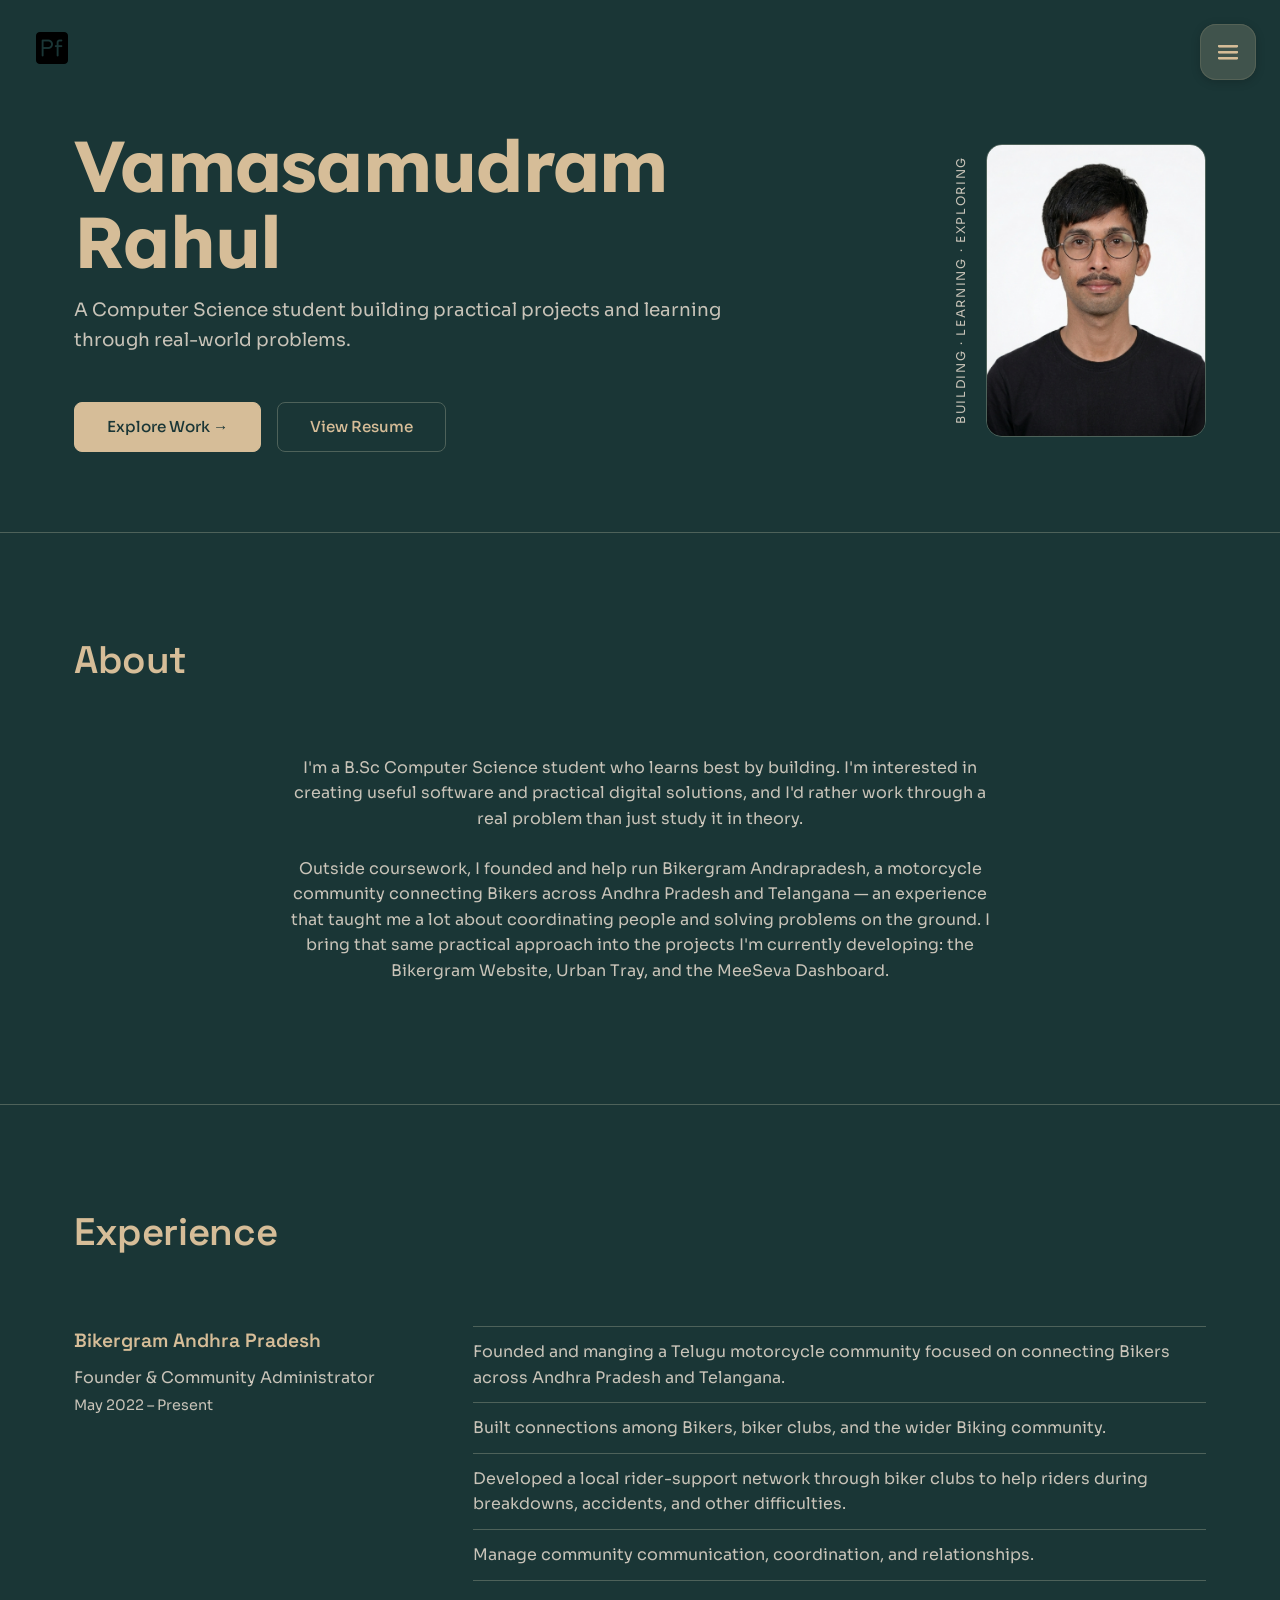
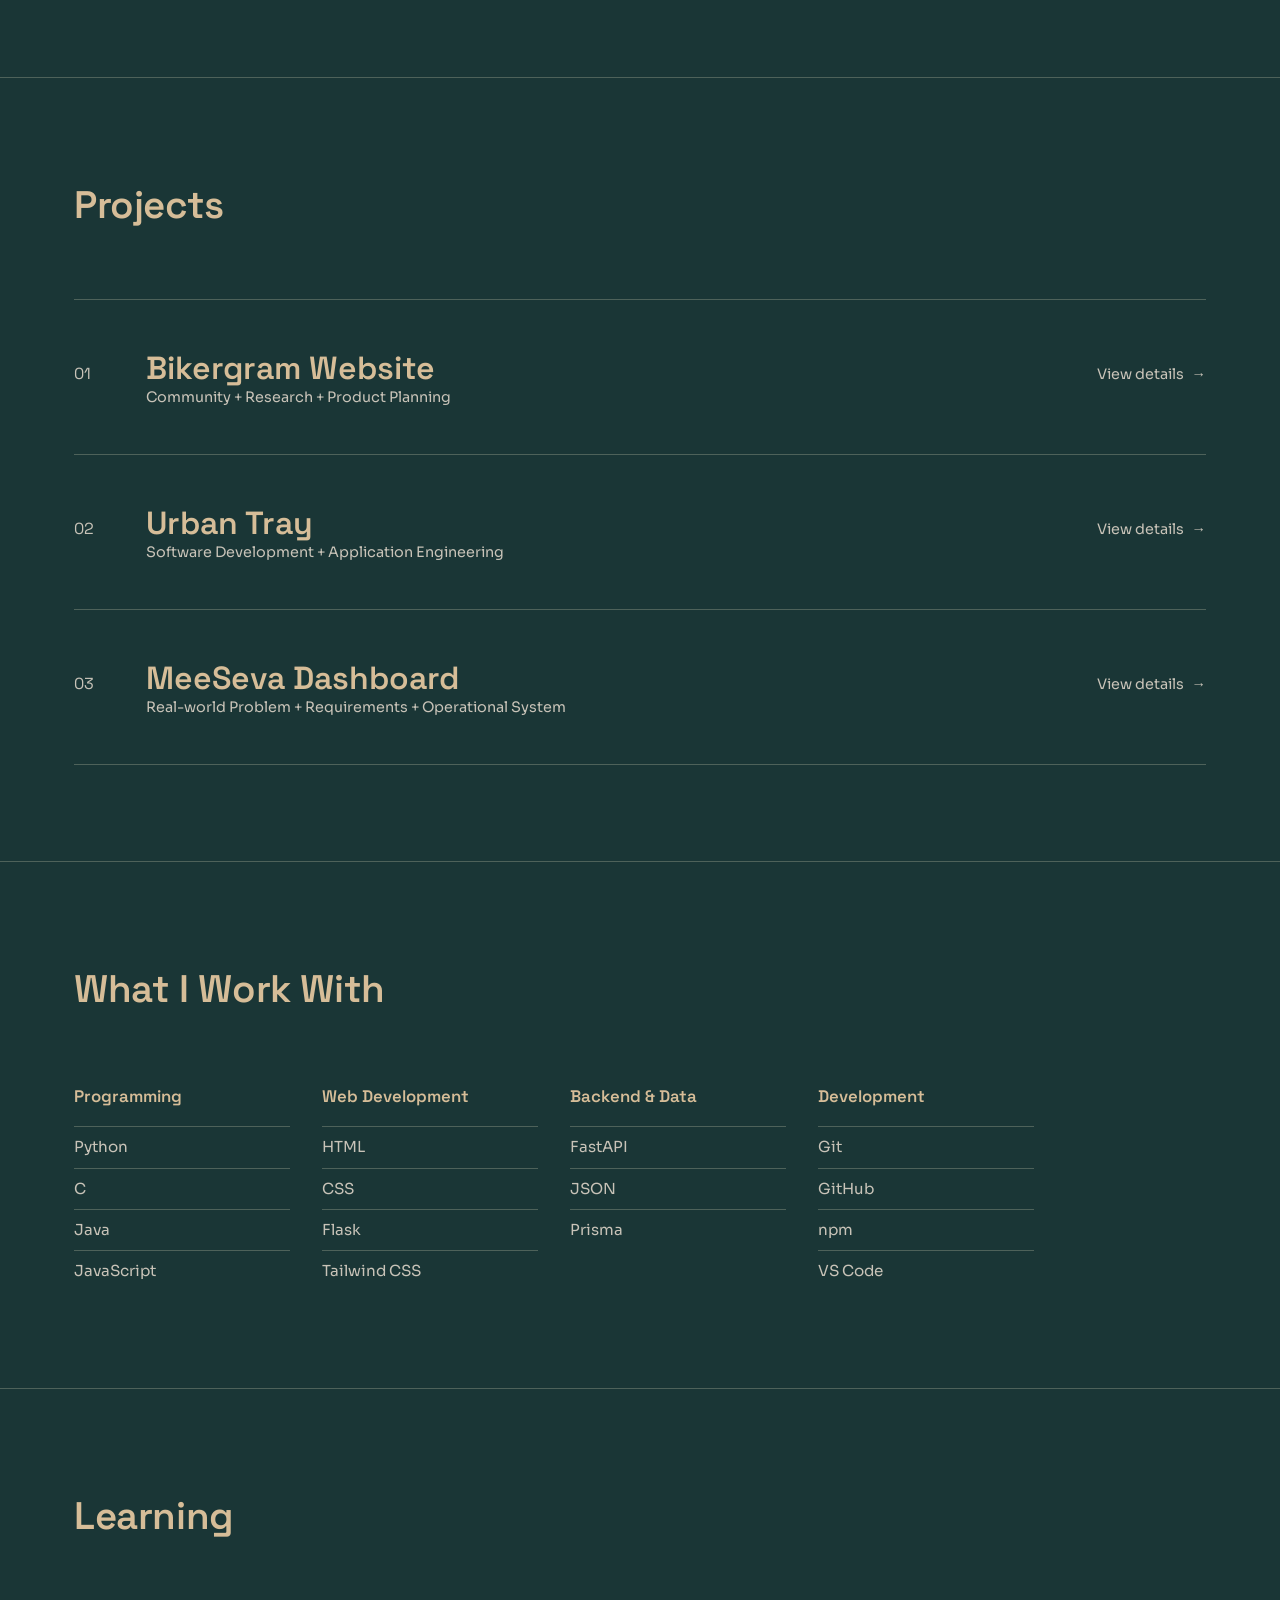
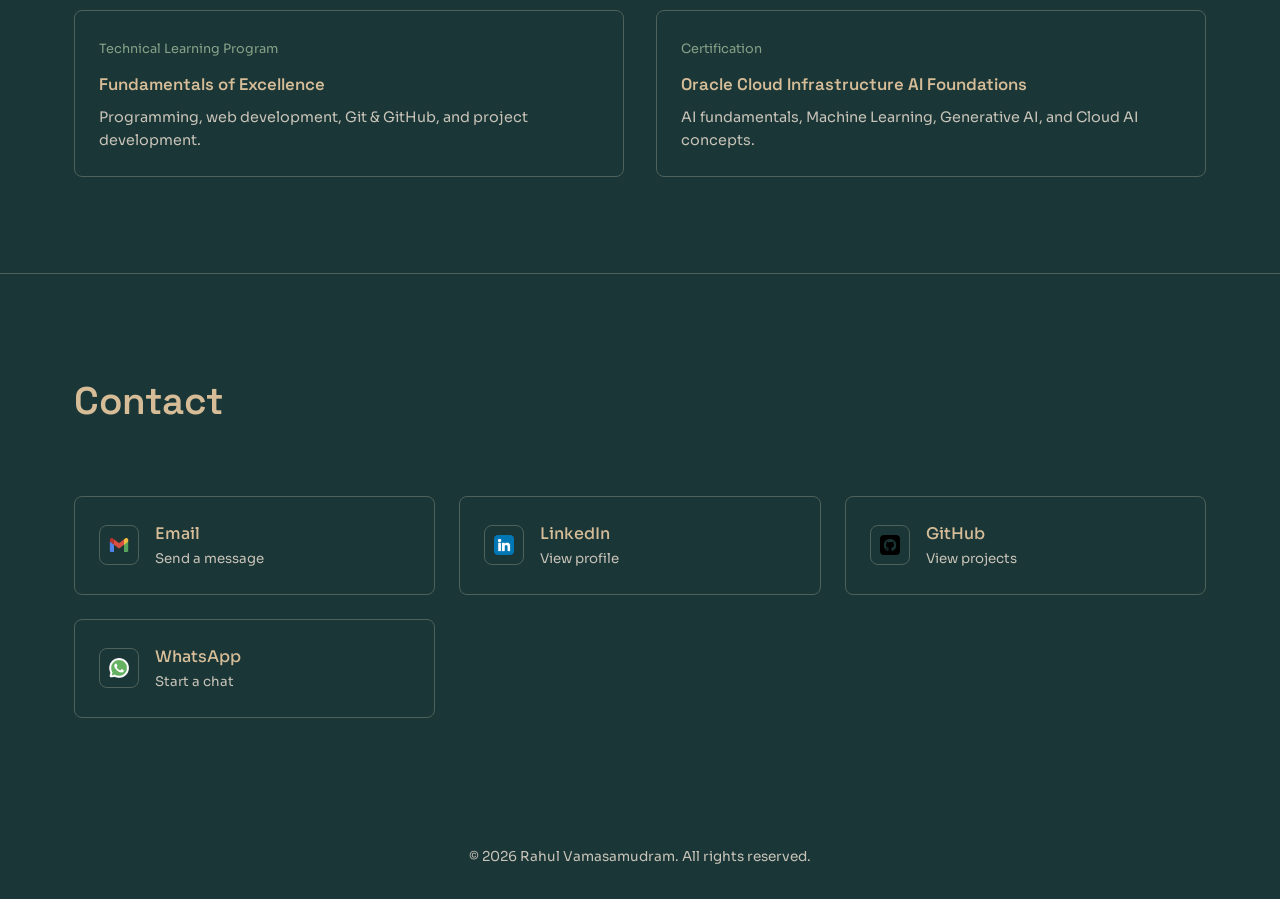
<file: rahul-portfolio/index.html>
<!DOCTYPE html>
<html lang="en">
<head>
<meta charset="UTF-8">
<script>
  // Set the theme before first paint to avoid a flash of the wrong theme.
  // Mirrors the same key/logic script.js uses for the toggle, kept in sync.
  (function () {
    try {
      var stored = localStorage.getItem("rahul-portfolio-theme");
      if (stored !== "light") document.documentElement.setAttribute("data-theme", "dark");
    } catch (e) {
      document.documentElement.setAttribute("data-theme", "dark");
    }
  })();
</script>
<meta name="viewport" content="width=device-width, initial-scale=1.0">
<title>Vamasamudram Rahul — B.Sc Computer Science Student</title>
<meta name="description" content="Portfolio of Vamasamudram Rahul, a B.Sc Computer Science student who learns by building practical projects.">
<link rel="stylesheet" href="style.css">
</head>
<body>
<a class="skip-link" href="#main">Skip to content</a>

<a class="site-brand" href="#home"><img src="assets/images/portfolio.png" alt="Rahul — portfolio logo" class="site-brand-logo"></a>

<button class="menu-toggle" id="menu-toggle" type="button" aria-haspopup="true" aria-expanded="false" aria-controls="menu-panel" aria-label="Open menu">
  <span class="menu-icon" aria-hidden="true"><span></span><span></span><span></span></span>
</button>

<div class="menu-panel" id="menu-panel" aria-hidden="true">
  <button class="menu-close" id="menu-close" type="button" aria-label="Close menu">
    <span class="menu-icon is-close" aria-hidden="true"><span></span><span></span><span></span></span>
  </button>
  <div class="menu-panel-inner">
    <div class="menu-top">
      <span>RAHUL - Professional Portfolio</span>
      <div class="menu-utility">
        <button class="theme-toggle" data-theme-toggle type="button" aria-pressed="false">Dark</button>
       <a href="assets/resume/Vamasamudram-Rahul-Resume.pdf" target="_blank" rel="noopener noreferrer">
  Resume
</a>
      </div>
    </div>
    <nav class="menu-nav" aria-label="Primary">
      <a href="#home">home.</a>
      <a href="#about">about.</a>
      <a href="#experience">experience.</a>
      <a href="#projects">projects.</a>
      <a href="#skills">skills.</a>
      <a href="#learning">learning.</a>
      <a href="#contact">contact.</a>
    </nav>
    <div class="menu-bottom">
      <div class="menu-social">
        <a href="mailto:vamasamudramrahul@gmail.com" aria-label="Email Rahul">
          <img src="assets/images/email.png" alt="" class="social-icon-img">
        </a>
        <a href="https://www.linkedin.com/in/rahul-vamasamudram-27652a417/" target="_blank" rel="noopener noreferrer" aria-label="Open Rahul's LinkedIn profile">
          <img src="assets/images/linkedin.png" alt="" class="social-icon-img">
        </a>
        <a href="https://github.com/vamasamudramrahul-cmyk" target="_blank" rel="noopener noreferrer" aria-label="Open Rahul's GitHub profile">
          <img src="assets/images/github.png" alt="" class="social-icon-img">
        </a>
        <a href="https://wa.me/919121840380" target="_blank" rel="noopener noreferrer" aria-label="Message Rahul on WhatsApp">
          <img src="assets/images/whatsapp.png" alt="" class="social-icon-img">
        </a>
      </div>
    </div>
  </div>
</div>

<main id="main">

  <section id="home" class="section hero">
    <div class="container">
      <div class="hero-text">
        <h1 class="hero-name">Vamasamudram Rahul</h1>
        <p class="hero-statement">A Computer Science student building practical projects and learning through real-world problems.</p>
        <div class="hero-actions">
          <a class="btn btn-primary" href="#projects">Explore Work →</a>
         <a class="btn btn-secondary" href="assets/resume/Vamasamudram-Rahul-Resume.pdf" target="_blank" rel="noopener noreferrer">
  View Resume
</a>
        </div>
      </div>
      <div class="hero-photo-group">
        <p class="hero-photo-caption">Building · Learning · Exploring</p>
        <div class="hero-photo">
          <img src="assets/images/photo.jpg" alt="Portrait of Vamasamudram Rahul">
        </div>
      </div>
    </div>
  </section>

  <section id="about" class="section">
    <div class="container">
      <div class="section-head">
        <h2>About</h2>
      </div>
      <div class="about-copy about-copy-centered">
        <p>I'm a B.Sc Computer Science student who learns best by building. I'm interested in creating useful software and practical digital solutions, and I'd rather work through a real problem than just study it in theory.</p>
        <p>Outside coursework, I founded and help run Bikergram Andrapradesh, a motorcycle community connecting Bikers across Andhra Pradesh and Telangana — an experience that taught me a lot about coordinating people and solving problems on the ground. I bring that same practical approach into the projects I'm currently developing: the Bikergram Website, Urban Tray, and the MeeSeva Dashboard.</p>
      </div>
    </div>
  </section>

  <section id="experience" class="section">
    <div class="container">
      <div class="section-head">
        <h2>Experience</h2>
      </div>
      <div class="experience-entry">
        <div class="experience-meta">
          <h3>Bikergram Andhra Pradesh</h3>
          <p class="role">Founder &amp; Community Administrator</p>
          <p class="dates">May 2022 – Present</p>
        </div>
        <ul class="experience-points">
          <li>Founded and manging a Telugu motorcycle community focused on connecting Bikers across Andhra Pradesh and Telangana.</li>
          <li>Built connections among Bikers, biker clubs, and the wider Biking community.</li>
          <li>Developed a local rider-support network through biker clubs to help riders during breakdowns, accidents, and other difficulties.</li>
          <li>Manage community communication, coordination, and relationships.</li>
        </ul>
      </div>
    </div>
  </section>

  <section id="projects" class="section">
    <div class="container">
      <div class="section-head">
        <h2>Projects</h2>
      </div>

      <div class="work-list">

        <article class="work-item" id="work-bikergram">
          <button class="work-item-trigger" aria-expanded="false" aria-controls="detail-bikergram">
            <span class="work-index">01</span>
            <span class="work-heading">
              <h3>Bikergram Website</h3>
              <span class="work-category">Community + Research + Product Planning</span>
            </span>
            <span class="work-view"><span>View details</span><span class="arrow">→</span></span>
          </button>
          <div class="work-detail" id="detail-bikergram">
            <div class="work-detail-inner">
              <div class="work-detail-content">
                <span></span>
                <div class="work-detail-text">
                  <p class="work-summary">A planned rider-focused platform exploring how scattered motorcycle-community information can be organized into a structured and useful digital experience.</p>
                  <div class="work-links">
                    <a href="projects/bikergram.html">Read case study →</a>
                  </div>
                </div>
              </div>
            </div>
          </div>
        </article>

        <article class="work-item" id="work-urbantray">
          <button class="work-item-trigger" aria-expanded="false" aria-controls="detail-urbantray">
            <span class="work-index">02</span>
            <span class="work-heading">
              <h3>Urban Tray</h3>
              <span class="work-category">Software Development + Application Engineering</span>
            </span>
            <span class="work-view"><span>View details</span><span class="arrow">→</span></span>
          </button>
          <div class="work-detail" id="detail-urbantray">
            <div class="work-detail-inner">
              <div class="work-detail-content">
                <span></span>
                <div class="work-detail-text">
                  <p class="work-summary">A food-delivery application developed through hands-on software engineering, exploring ordering workflows, application architecture, and multi-role system design.</p>
                  <div class="work-links">
                    <a href="projects/urban-tray.html">Read case study →</a>
                  </div>
                </div>
              </div>
            </div>
          </div>
        </article>

        <article class="work-item" id="work-meeseva">
          <button class="work-item-trigger" aria-expanded="false" aria-controls="detail-meeseva">
            <span class="work-index">03</span>
            <span class="work-heading">
              <h3>MeeSeva Dashboard</h3>
              <span class="work-category">Real-world Problem + Requirements + Operational System</span>
            </span>
            <span class="work-view"><span>View details</span><span class="arrow">→</span></span>
          </button>
          <div class="work-detail" id="detail-meeseva">
            <div class="work-detail-inner">
              <div class="work-detail-content">
                <span></span>
                <div class="work-detail-text">
                  <p class="work-summary">A practical management system designed around the real workflow of a local service center, connecting customers, services, applications, queues, staff operations, and reporting.</p>
                  <div class="work-links">
                    <a href="projects/meeseva-dashboard.html">Read case study →</a>
                  </div>
                </div>
              </div>
            </div>
          </div>
        </article>

      </div>
    </div>
  </section>

  <section id="skills" class="section">
    <div class="container">
      <div class="section-head">
        <h2>What I Work With</h2>
      </div>
      <div class="skills-grid">
        <div class="skill-group">
          <h3>Programming</h3>
          <ul>
            <li>Python</li>
            <li>C</li>
            <li>Java</li>
            <li>JavaScript</li>
          </ul>
        </div>
        <div class="skill-group">
          <h3>Web Development</h3>
          <ul>
            <li>HTML</li>
            <li>CSS</li>
            <li>Flask</li>
            <li>Tailwind CSS</li>
          </ul>
        </div>
        <div class="skill-group">
          <h3>Backend &amp; Data</h3>
          <ul>
            <li>FastAPI</li>
            <li>JSON</li>
            <li>Prisma</li>
          </ul>
        </div>
        <div class="skill-group">
          <h3>Development</h3>
          <ul>
            <li>Git</li>
            <li>GitHub</li>
            <li>npm</li>
            <li>VS Code</li>
          </ul>
        </div>
      </div>
    </div>
  </section>

  <section id="learning" class="section">
    <div class="container">
      <div class="section-head">
        <h2>Learning</h2>
      </div>
      <div class="learning-grid">
        <div class="learning-card">
          <span class="tag">Technical Learning Program</span>
          <h3>Fundamentals of Excellence</h3>
          <p>Programming, web development, Git &amp; GitHub, and project development.</p>
        </div>
        <div class="learning-card">
          <span class="tag">Certification</span>
          <h3>Oracle Cloud Infrastructure AI Foundations</h3>
          <p>AI fundamentals, Machine Learning, Generative AI, and Cloud AI concepts.</p>
        </div>
      </div>
    </div>
  </section>

  <section id="contact" class="section contact-section">
    <div class="container">
      <div class="section-head">
        <h2>Contact</h2>
      </div>
      <div class="contact-grid">
        <a class="contact-card" href="mailto:vamasamudramrahul@gmail.com" aria-label="Email Rahul">
          <span class="contact-icon">
  <img src="assets/images/email.png" alt="Email" class="social-icon-img">
</span>
          <span class="contact-text"><span>Email</span><small>Send a message</small></span>
        </a>
        <a class="contact-card" href="https://www.linkedin.com/in/rahul-vamasamudram-27652a417/" target="_blank" rel="noopener noreferrer" aria-label="Open Rahul's LinkedIn profile">
         <span class="contact-icon">
  <img src="assets/images/linkedin.png" alt="LinkedIn" class="social-icon-img">
</span>
          <span class="contact-text"><span>LinkedIn</span><small>View profile</small></span>
        </a>
        <a class="contact-card" href="https://github.com/vamasamudramrahul-cmyk" target="_blank" rel="noopener noreferrer" aria-label="Open Rahul's GitHub profile">
          <span class="contact-icon">
  <img src="assets/images/github.png" alt="GitHub" class="social-icon-img">
</span>
          <span class="contact-text"><span>GitHub</span><small>View projects</small></span>
        </a>
        <a class="contact-card" href="https://wa.me/919121840380" target="_blank" rel="noopener noreferrer" aria-label="Message Rahul on WhatsApp">
          <span class="contact-icon">
  <img src="assets/images/whatsapp.png" alt="WhatsApp" class="social-icon-img">
</span>
          <span class="contact-text"><span>WhatsApp</span><small>Start a chat</small></span>
        </a>
      </div>
    </div>
  </section>

</main>

<footer class="site-footer">
  <p>© 2026 Rahul Vamasamudram. All rights reserved.</p>
</footer>

<script src="script.js"></script>
</body>
</html>
</file>
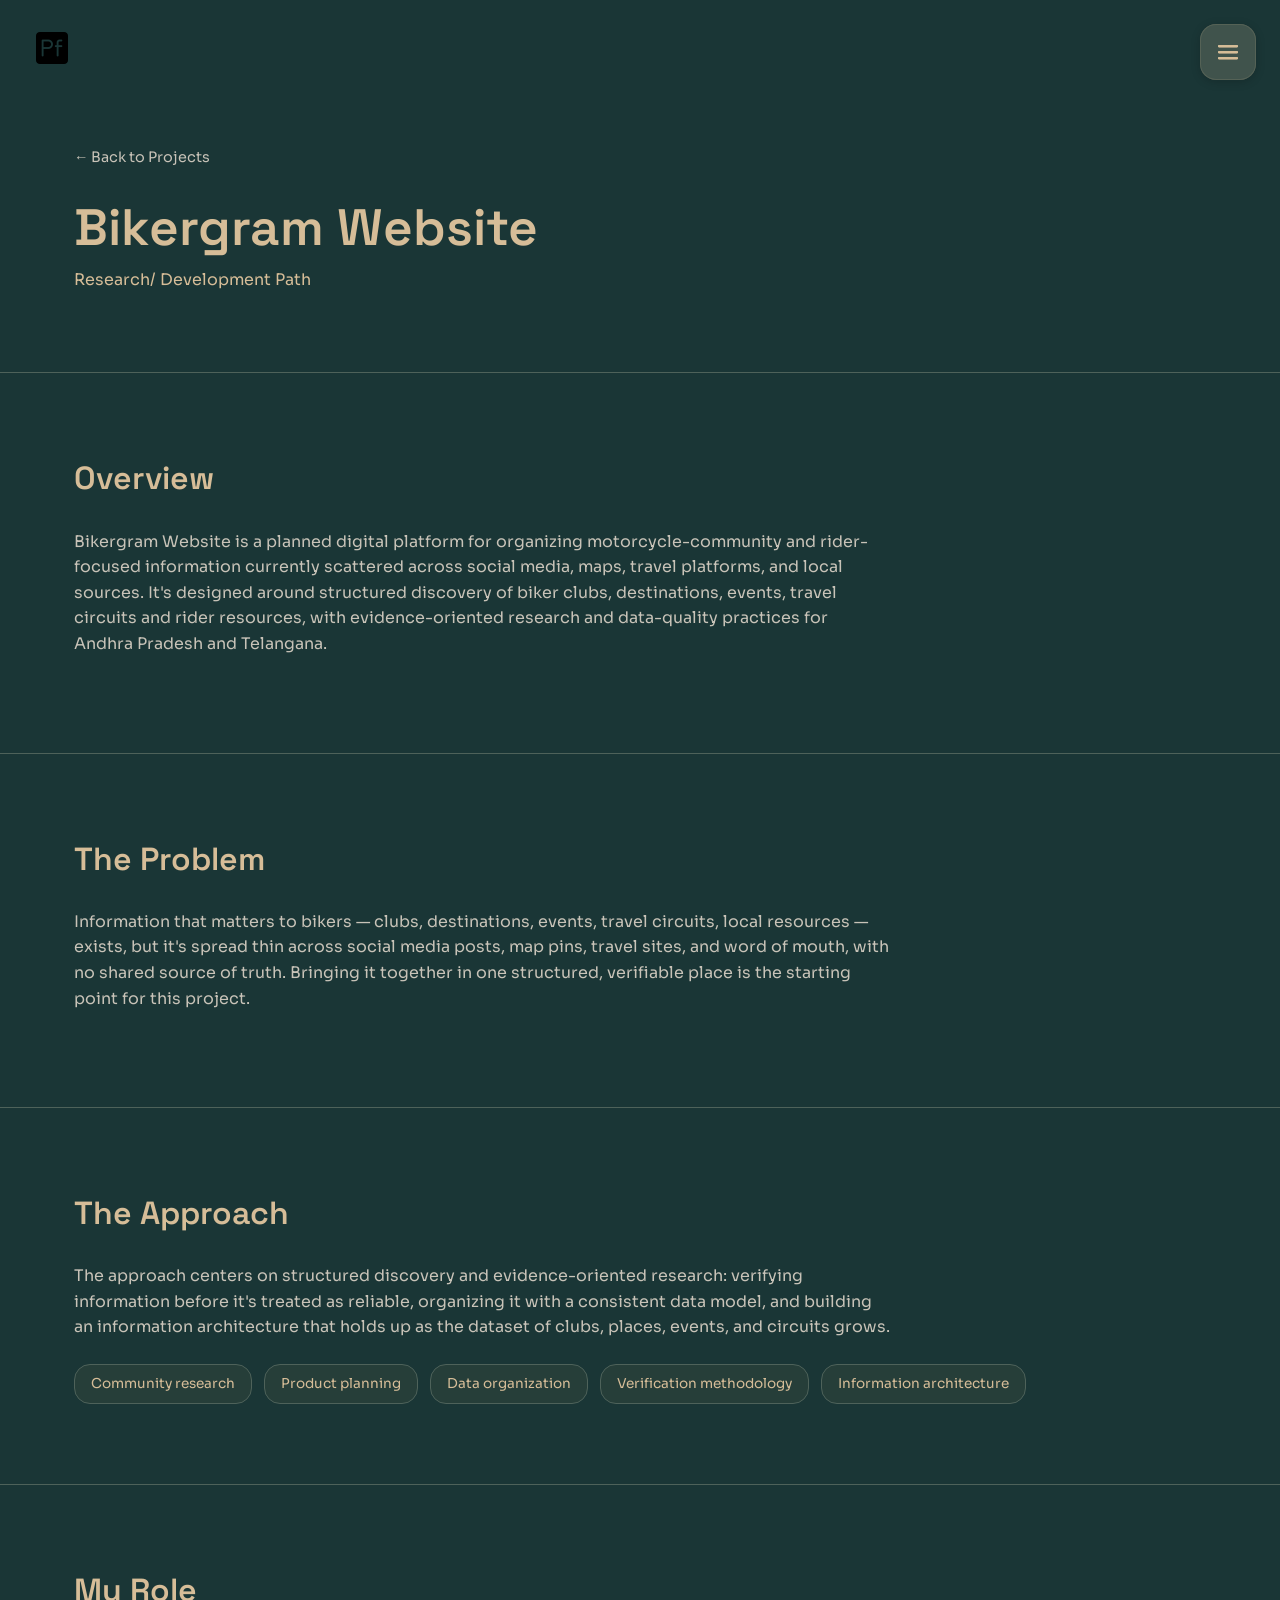
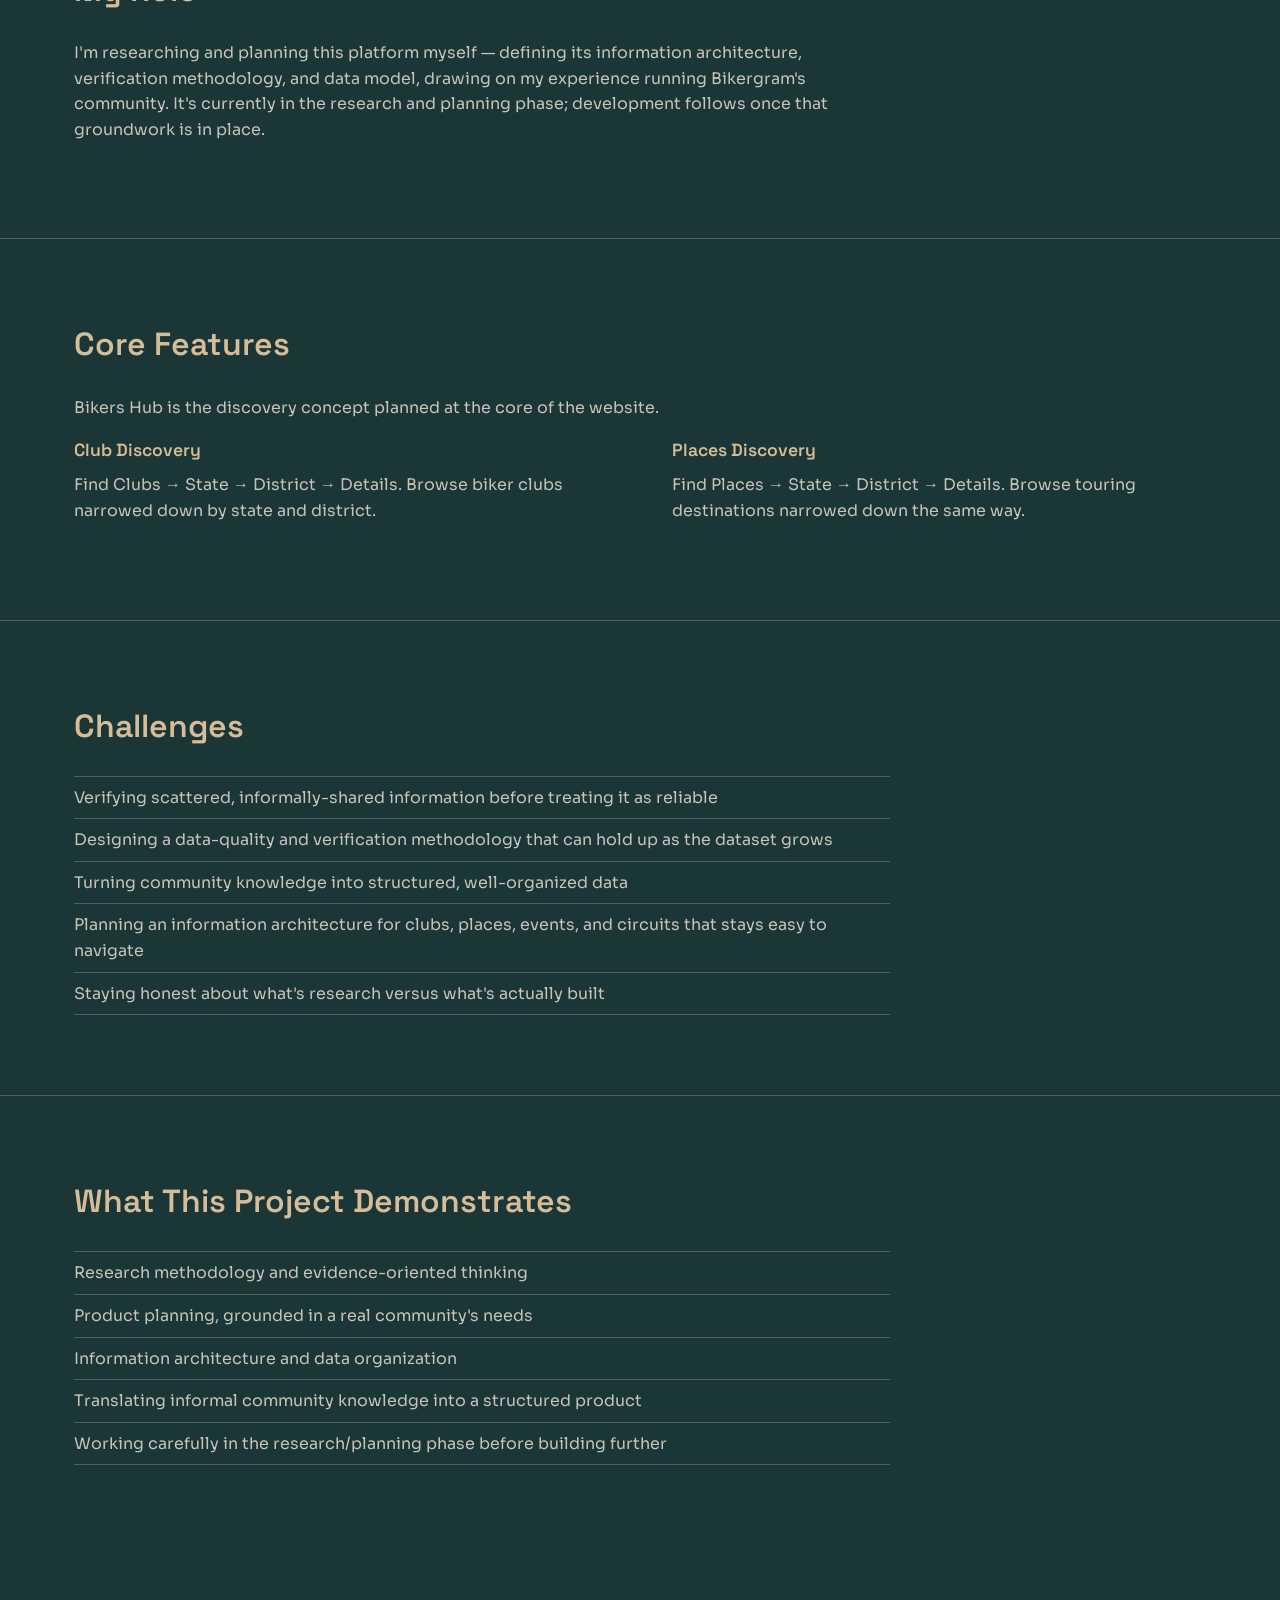
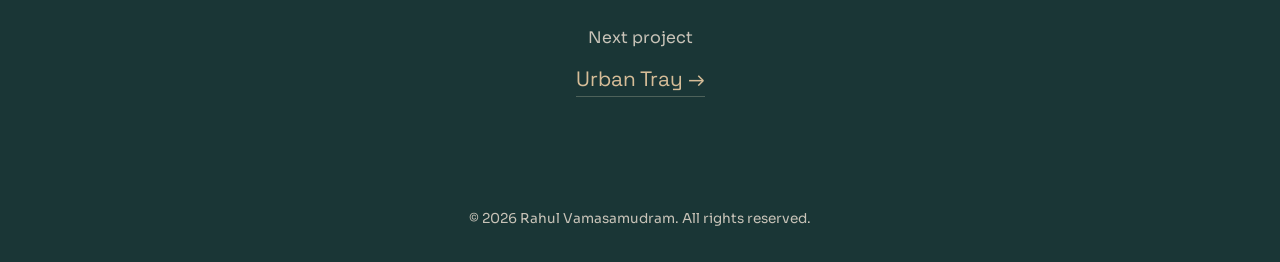
<file: rahul-portfolio/projects/bikergram.html>
<!DOCTYPE html>
<html lang="en">
<head>
<meta charset="UTF-8">
<script>
  // Set the theme before first paint to avoid a flash of the wrong theme.
  // Mirrors the same key/logic script.js uses for the toggle, kept in sync.
  (function () {
    try {
      var stored = localStorage.getItem("rahul-portfolio-theme");
      if (stored !== "light") document.documentElement.setAttribute("data-theme", "dark");
    } catch (e) {
      document.documentElement.setAttribute("data-theme", "dark");
    }
  })();
</script>
<meta name="viewport" content="width=device-width, initial-scale=1.0">
<title>Bikergram Website — Case Study | Vamasamudram Rahul</title>
<meta name="description" content="Case study: Bikergram Website, a planned digital platform for motorcycle-community and rider-focused information, researched and planned by Vamasamudram Rahul.">
<link rel="stylesheet" href="../style.css">
</head>
<body>
<a class="skip-link" href="#main">Skip to content</a>

<a class="site-brand" href="../index.html#home"><img src="../assets/images/portfolio.png" alt="Rahul — portfolio logo" class="site-brand-logo"></a>
<button class="menu-toggle" id="menu-toggle" type="button" aria-haspopup="true" aria-expanded="false" aria-controls="menu-panel" aria-label="Open menu">
  <span class="menu-icon" aria-hidden="true"><span></span><span></span><span></span></span>
</button>

<div class="menu-panel" id="menu-panel" aria-hidden="true">
  <button class="menu-close" id="menu-close" type="button" aria-label="Close menu">
    <span class="menu-icon is-close" aria-hidden="true"><span></span><span></span><span></span></span>
  </button>
  <div class="menu-panel-inner">
    <div class="menu-top">
      <span>RAHUL - Professional Portfolio</span>
      <div class="menu-utility">
        <button class="theme-toggle" data-theme-toggle type="button" aria-pressed="false">Dark</button>
        <a href="../assets/resume/Vamasamudram-Rahul-Resume.pdf" target="_blank" rel="noopener noreferrer">
  Resume
</a>
      </div>
    </div>
    <nav class="menu-nav" aria-label="Primary">
      <a href="../index.html#home">home.</a>
      <a href="../index.html#about">about.</a>
      <a href="../index.html#experience">experience.</a>
      <a href="../index.html#projects">projects.</a>
      <a href="../index.html#skills">skills.</a>
      <a href="../index.html#learning">learning.</a>
      <a href="../index.html#contact">contact.</a>
    </nav>
    <div class="menu-bottom">
      <div class="menu-social">
        <a href="mailto:vamasamudramrahul@gmail.com" aria-label="Email Rahul">
          <img src="../assets/images/email.png" alt="" class="social-icon-img">
        </a>
        <a href="https://www.linkedin.com/in/rahul-vamasamudram-27652a417/" target="_blank" rel="noopener noreferrer" aria-label="Open Rahul's LinkedIn profile">
          <img src="../assets/images/linkedin.png" alt="" class="social-icon-img">
        </a>
        <a href="https://github.com/vamasamudramrahul-cmyk" target="_blank" rel="noopener noreferrer" aria-label="Open Rahul's GitHub profile">
          <img src="../assets/images/github.png" alt="" class="social-icon-img">
        </a>
        <a href="https://wa.me/919121840380" target="_blank" rel="noopener noreferrer" aria-label="Message Rahul on WhatsApp">
          <img src="../assets/images/whatsapp.png" alt="" class="social-icon-img">
        </a>
      </div>
    </div>
  </div>
</div>


<main id="main">

  <section class="case-header">
    <div class="container">
      <a class="back-link" href="../index.html#projects">← Back to Projects</a>
      <h1 class="case-title">Bikergram Website</h1>
     <span>Research/ Development Path</span>
      <div class="case-meta">
      </div>
    </div>
  </section>

  <section class="case-section">
    <div class="container">
      <h2>Overview</h2>
      <p>Bikergram Website is a planned digital platform for organizing motorcycle-community and rider-focused information currently scattered across social media, maps, travel platforms, and local sources. It's designed around structured discovery of biker clubs, destinations, events, travel circuits and rider resources, with evidence-oriented research and data-quality practices for Andhra Pradesh and Telangana.</p>
    </div>
  </section>

  <section class="case-section">
    <div class="container">
      <h2>The Problem</h2>
      <p>Information that matters to bikers — clubs, destinations, events, travel circuits, local resources — exists, but it's spread thin across social media posts, map pins, travel sites, and word of mouth, with no shared source of truth. Bringing it together in one structured, verifiable place is the starting point for this project.</p>
    </div>
  </section>

  <section class="case-section">
    <div class="container">
      <h2>The Approach</h2>
      <p>The approach centers on structured discovery and evidence-oriented research: verifying information before it's treated as reliable, organizing it with a consistent data model, and building an information architecture that holds up as the dataset of clubs, places, events, and circuits grows.</p>
      <div class="flow-diagram" style="margin-top: var(--space-5);">
        <span class="step">Community research</span>
        <span class="step">Product planning</span>
        <span class="step">Data organization</span>
        <span class="step">Verification methodology</span>
        <span class="step">Information architecture</span>
      </div>
    </div>
  </section>

  <section class="case-section">
    <div class="container">
      <h2>My Role</h2>
      <p>I'm researching and planning this platform myself — defining its information architecture, verification methodology, and data model, drawing on my experience running Bikergram's community. It's currently in the research and planning phase; development follows once that groundwork is in place.</p>
    </div>
  </section>

  <section class="case-section">
    <div class="container">
      <h2>Core Features</h2>
      <p>Bikers Hub is the discovery concept planned at the core of the website.</p>
      <div class="two-col">
        <div>
          <h3 style="font-family: var(--font-heading); font-size: 1.1rem; margin-bottom: var(--space-2);">Club Discovery</h3>
          <p>Find Clubs → State → District → Details. Browse biker clubs narrowed down by state and district.</p>
        </div>
        <div>
          <h3 style="font-family: var(--font-heading); font-size: 1.1rem; margin-bottom: var(--space-2);">Places Discovery</h3>
          <p>Find Places → State → District → Details. Browse touring destinations narrowed down the same way.</p>
        </div>
  </section>

  <section class="case-section">
    <div class="container">
      <h2>Challenges</h2>
      <ul>
        <li>Verifying scattered, informally-shared information before treating it as reliable</li>
        <li>Designing a data-quality and verification methodology that can hold up as the dataset grows</li>
        <li>Turning community knowledge into structured, well-organized data</li>
        <li>Planning an information architecture for clubs, places, events, and circuits that stays easy to navigate</li>
        <li>Staying honest about what's research versus what's actually built</li>
      </ul>
    </div>
  </section>

  <section class="case-section" style="border-bottom: none;">
    <div class="container">
      <h2>What This Project Demonstrates</h2>
      <ul>
        <li>Research methodology and evidence-oriented thinking</li>
        <li>Product planning, grounded in a real community's needs</li>
        <li>Information architecture and data organization</li>
        <li>Translating informal community knowledge into a structured product</li>
        <li>Working carefully in the research/planning phase before building further</li>
      </ul>
    </div>
  </section>

  <section class="next-project">
    <div class="container">
      <p>Next project</p>
      <a href="urban-tray.html">Urban Tray →</a>
    </div>
  </section>

</main>

<footer class="site-footer">
  <p>© 2026 Rahul Vamasamudram. All rights reserved.</p>
</footer>

<script src="../script.js"></script>
</body>
</html>
</file>
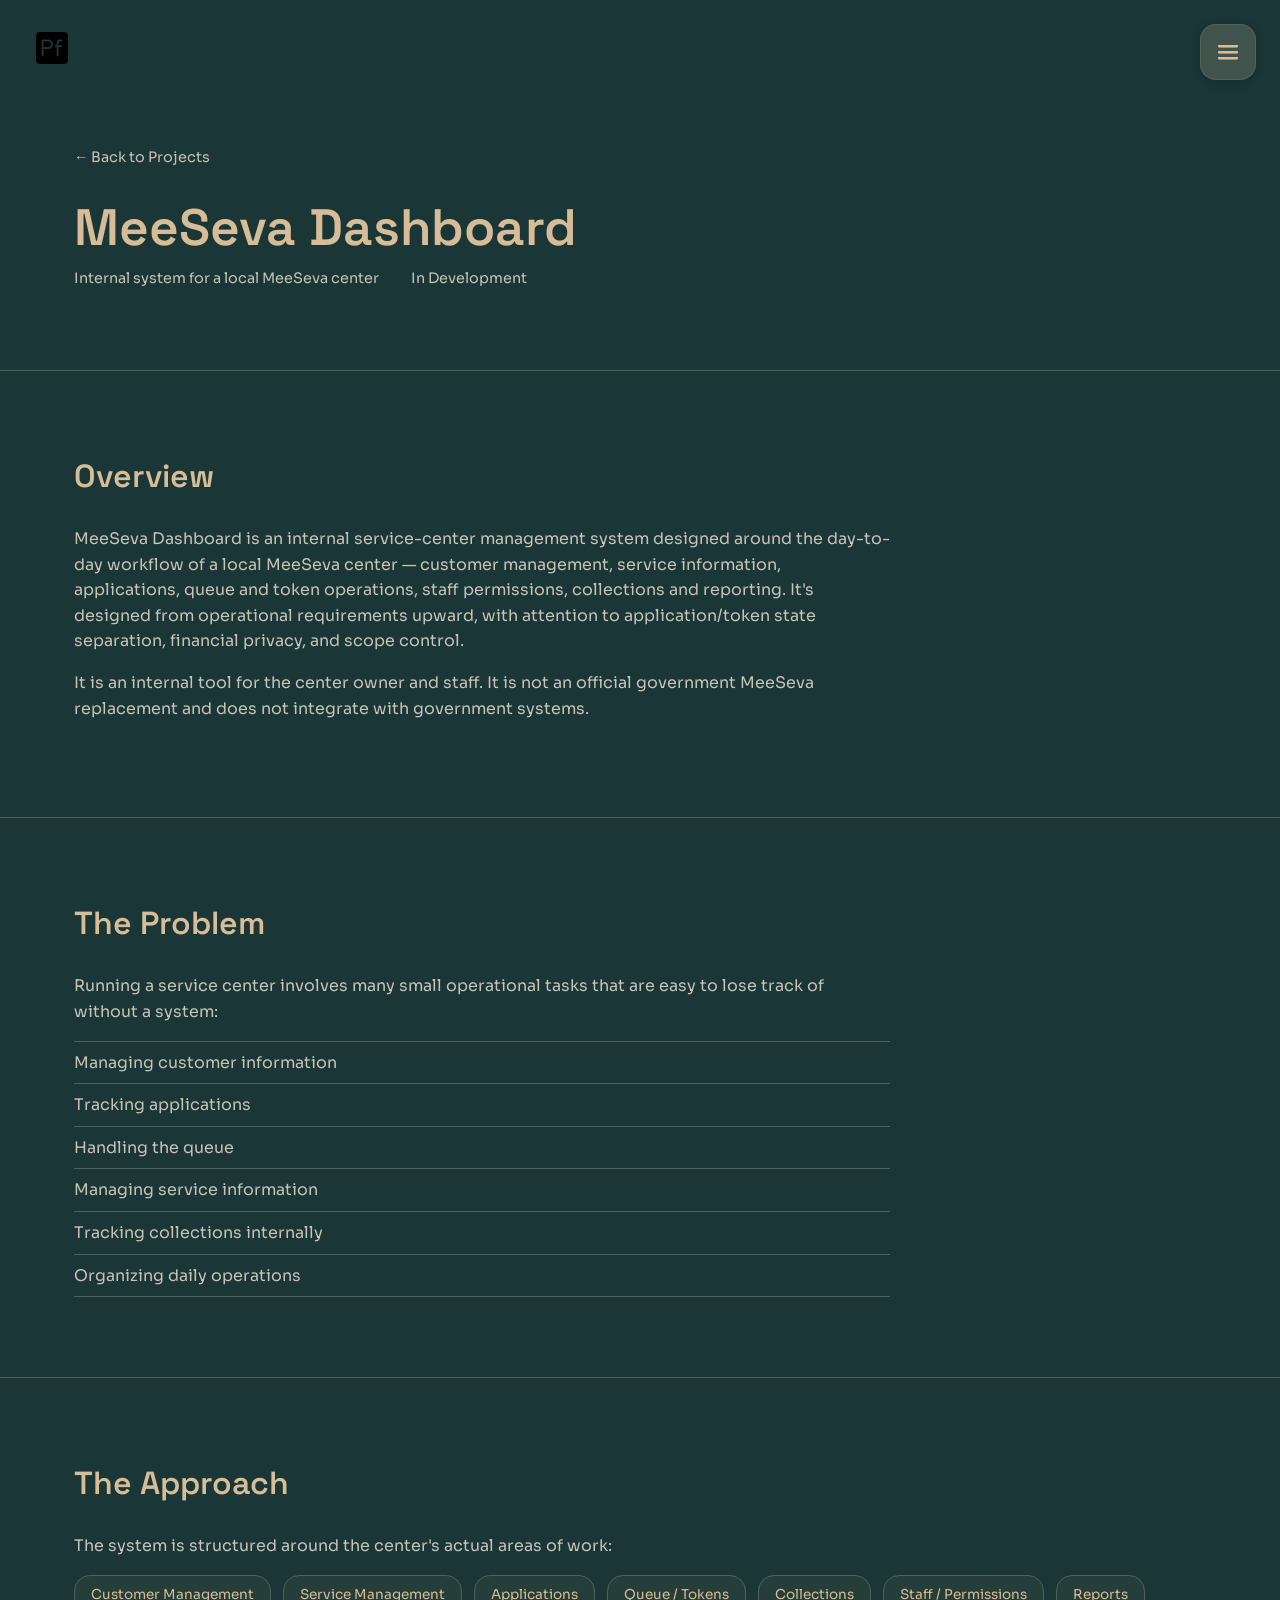
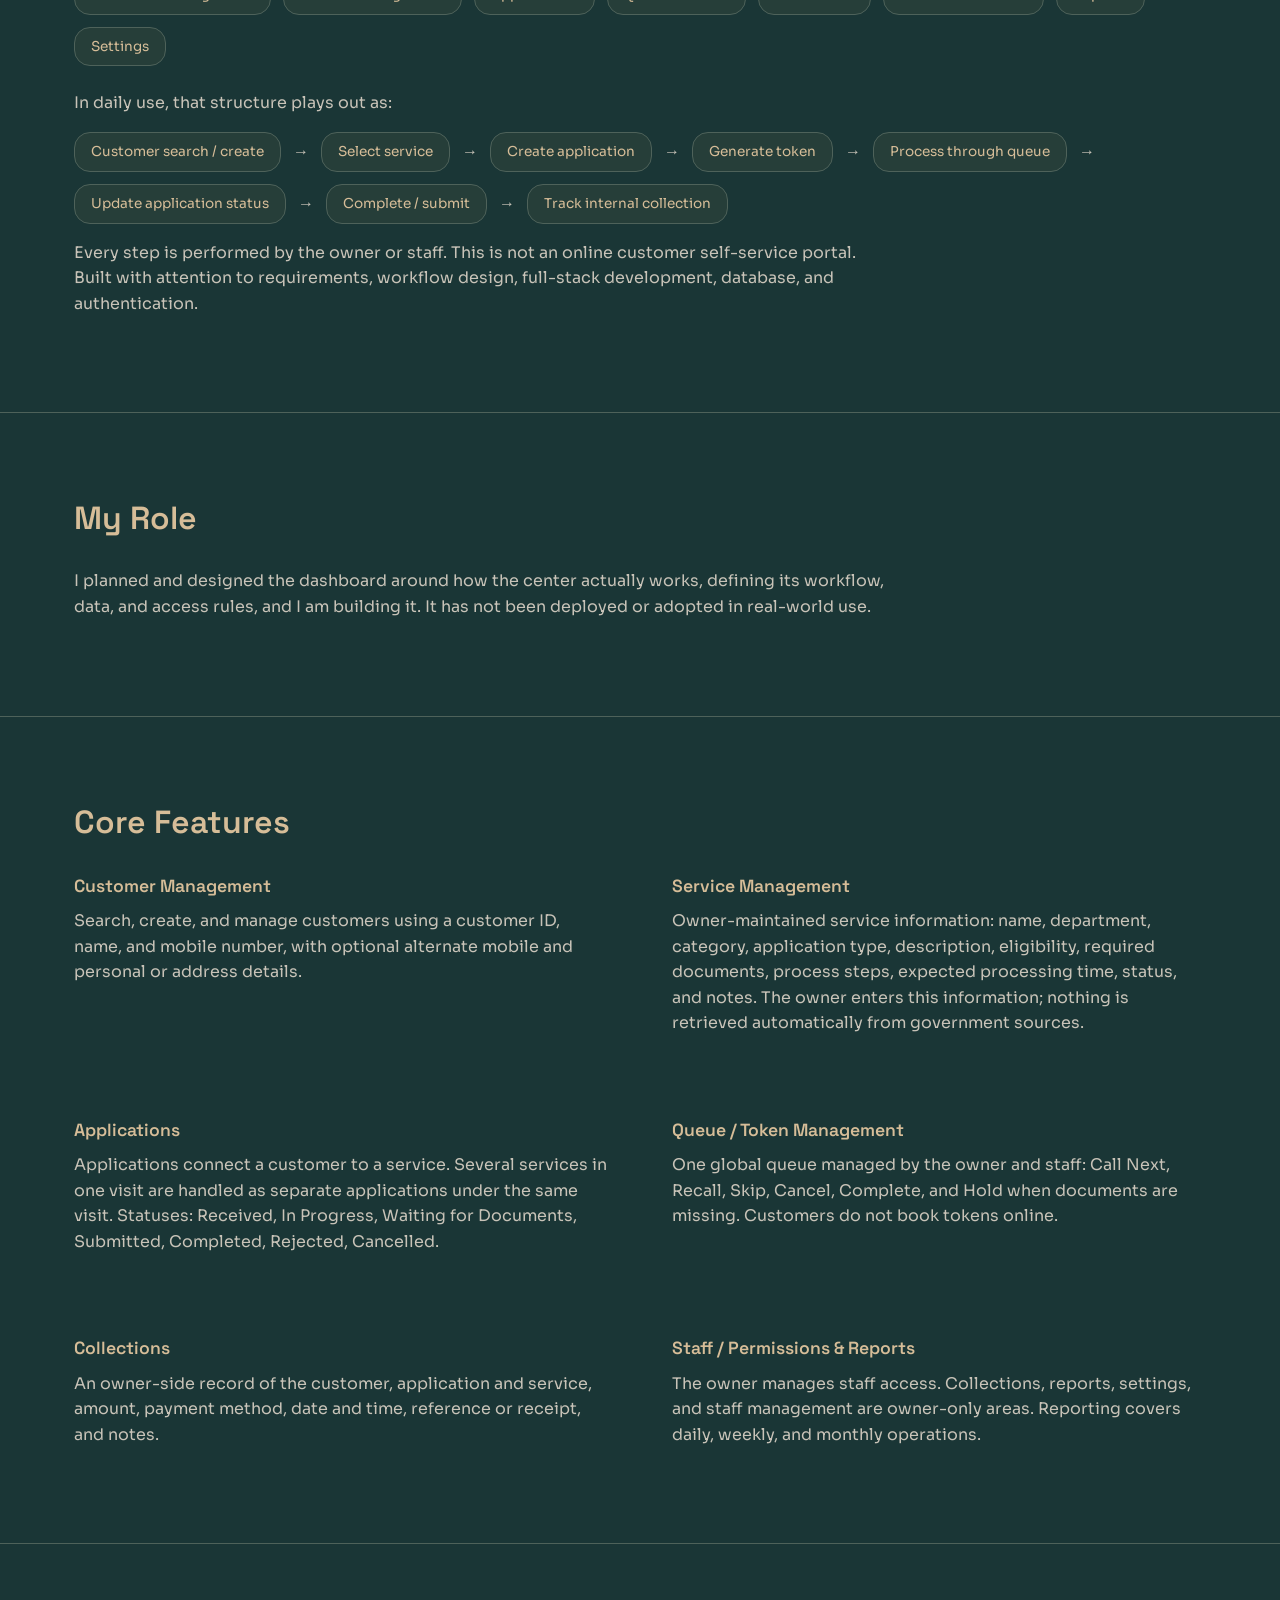
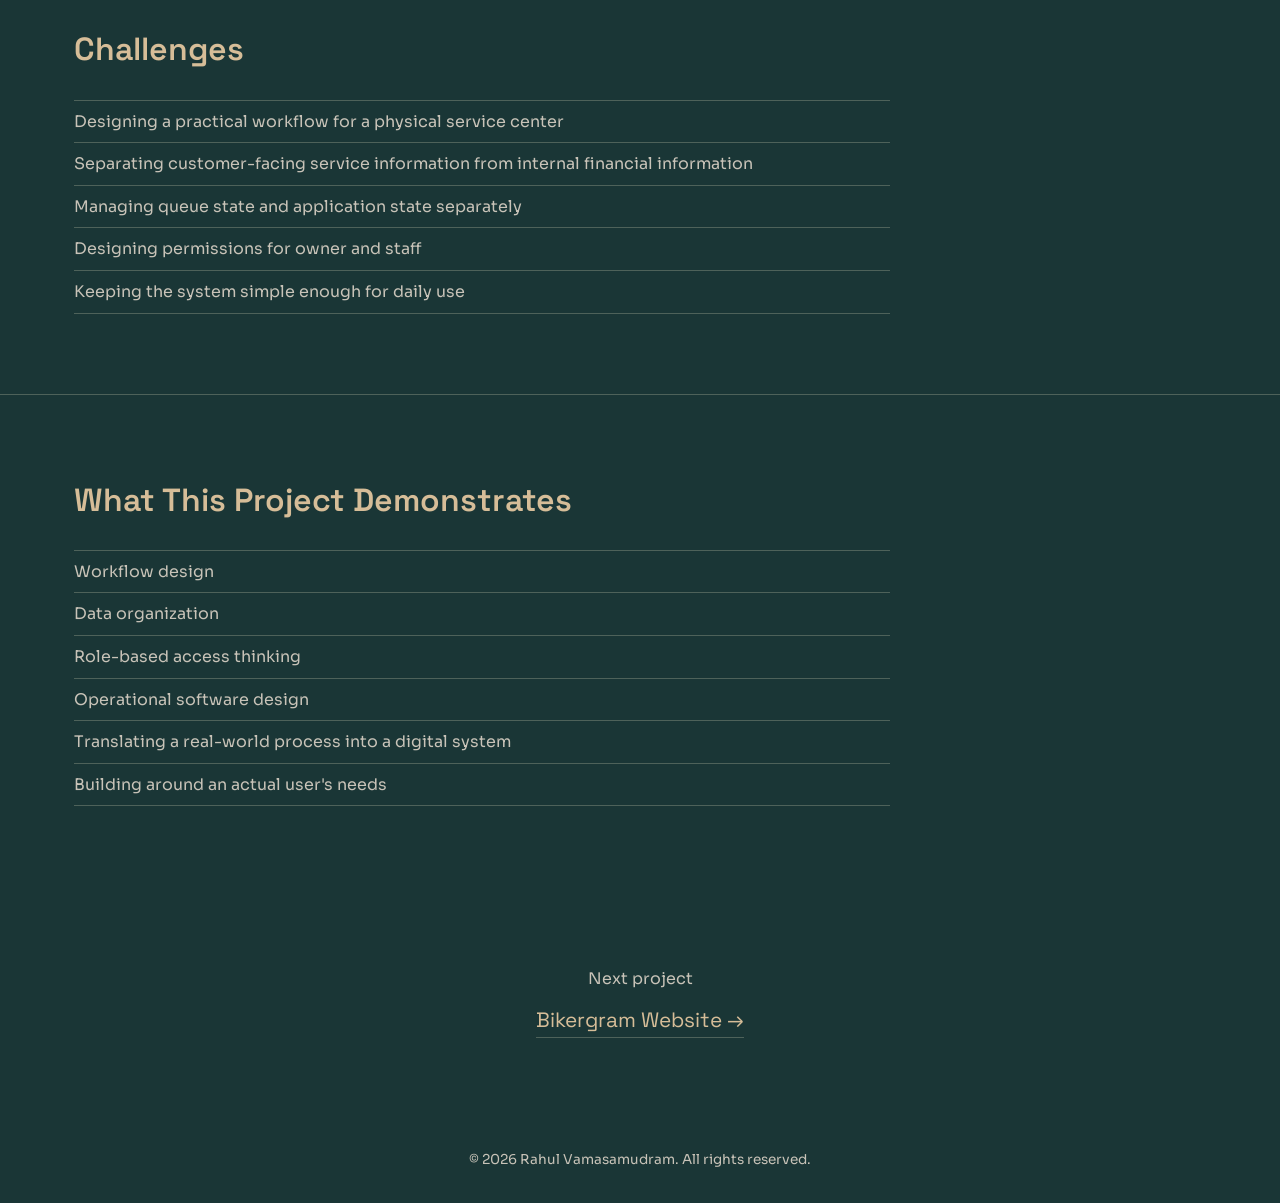
<file: rahul-portfolio/projects/meeseva-dashboard.html>
<!DOCTYPE html>
<html lang="en">
<head>
<meta charset="UTF-8">
<script>
  // Set the theme before first paint to avoid a flash of the wrong theme.
  // Mirrors the same key/logic script.js uses for the toggle, kept in sync.
  (function () {
    try {
      var stored = localStorage.getItem("rahul-portfolio-theme");
      if (stored !== "light") document.documentElement.setAttribute("data-theme", "dark");
    } catch (e) {
      document.documentElement.setAttribute("data-theme", "dark");
    }
  })();
</script>
<meta name="viewport" content="width=device-width, initial-scale=1.0">
<title>MeeSeva Dashboard — Case Study | Vamasamudram Rahul</title>
<meta name="description" content="Case study: MeeSeva Dashboard, an owner-side management dashboard concept for a single MeeSeva center, designed by Vamasamudram Rahul.">
<link rel="stylesheet" href="../style.css">
</head>
<body>
<a class="skip-link" href="#main">Skip to content</a>

<a class="site-brand" href="../index.html#home"><img src="../assets/images/portfolio.png" alt="Rahul — portfolio logo" class="site-brand-logo"></a>
<button class="menu-toggle" id="menu-toggle" type="button" aria-haspopup="true" aria-expanded="false" aria-controls="menu-panel" aria-label="Open menu">
  <span class="menu-icon" aria-hidden="true"><span></span><span></span><span></span></span>
</button>

<div class="menu-panel" id="menu-panel" aria-hidden="true">
  <button class="menu-close" id="menu-close" type="button" aria-label="Close menu">
    <span class="menu-icon is-close" aria-hidden="true"><span></span><span></span><span></span></span>
  </button>
  <div class="menu-panel-inner">
    <div class="menu-top">
      <span>RAHUL - Professional Portfolio</span>
      <div class="menu-utility">
        <button class="theme-toggle" data-theme-toggle type="button" aria-pressed="false">Dark</button>
        <a href="../assets/resume/Vamasamudram-Rahul-Resume.pdf" target="_blank" rel="noopener noreferrer">
  Resume
</a>
      </div>
    </div>
<nav class="menu-nav" aria-label="Primary">
      <a href="../index.html#home">home.</a>
      <a href="../index.html#about">about.</a>
      <a href="../index.html#experience">experience.</a>
      <a href="../index.html#projects">projects.</a>
      <a href="../index.html#skills">skills.</a>
      <a href="../index.html#learning">learning.</a>
      <a href="../index.html#contact">contact.</a>
    </nav>
    <div class="menu-bottom">
      <div class="menu-social">
        <a href="mailto:vamasamudramrahul@gmail.com" aria-label="Email Rahul">
          <img src="../assets/images/email.png" alt="" class="social-icon-img">
        </a>
        <a href="https://www.linkedin.com/in/rahul-vamasamudram-27652a417/" target="_blank" rel="noopener noreferrer" aria-label="Open Rahul's LinkedIn profile">
          <img src="../assets/images/linkedin.png" alt="" class="social-icon-img">
        </a>
        <a href="https://github.com/vamasamudramrahul-cmyk" target="_blank" rel="noopener noreferrer" aria-label="Open Rahul's GitHub profile">
          <img src="../assets/images/github.png" alt="" class="social-icon-img">
        </a>
        <a href="https://wa.me/919121840380" target="_blank" rel="noopener noreferrer" aria-label="Message Rahul on WhatsApp">
          <img src="../assets/images/whatsapp.png" alt="" class="social-icon-img">
        </a>
      </div>
    </div>
  </div>
</div>

<main id="main">

  <section class="case-header">
    <div class="container">
      <a class="back-link" href="../index.html#projects">← Back to Projects</a>
      <h1 class="case-title">MeeSeva Dashboard</h1>
      <div class="case-meta">
        <span>Internal system for a local MeeSeva center</span>
        <span>In Development</span>
      </div>
    </div>
  </section>

  <section class="case-section">
    <div class="container">
      <h2>Overview</h2>
      <p>MeeSeva Dashboard is an internal service-center management system designed around the day-to-day workflow of a local MeeSeva center — customer management, service information, applications, queue and token operations, staff permissions, collections and reporting. It's designed from operational requirements upward, with attention to application/token state separation, financial privacy, and scope control.</p>
      <p>It is an internal tool for the center owner and staff. It is not an official government MeeSeva replacement and does not integrate with government systems.</p>
    </div>
  </section>

  <section class="case-section">
    <div class="container">
      <h2>The Problem</h2>
      <p>Running a service center involves many small operational tasks that are easy to lose track of without a system:</p>
      <ul>
        <li>Managing customer information</li>
        <li>Tracking applications</li>
        <li>Handling the queue</li>
        <li>Managing service information</li>
        <li>Tracking collections internally</li>
        <li>Organizing daily operations</li>
      </ul>
    </div>
  </section>

  <section class="case-section">
    <div class="container">
      <h2>The Approach</h2>
      <p>The system is structured around the center's actual areas of work:</p>
      <div class="flow-diagram" style="margin-top: var(--space-4);">
        <span class="step">Customer Management</span>
        <span class="step">Service Management</span>
        <span class="step">Applications</span>
        <span class="step">Queue / Tokens</span>
        <span class="step">Collections</span>
        <span class="step">Staff / Permissions</span>
        <span class="step">Reports</span>
        <span class="step">Settings</span>
      </div>
      <p style="margin-top: var(--space-5);">In daily use, that structure plays out as:</p>
      <div class="flow-diagram" style="margin-top: var(--space-4);">
        <span class="step">Customer search / create</span><span class="sep">→</span>
        <span class="step">Select service</span><span class="sep">→</span>
        <span class="step">Create application</span><span class="sep">→</span>
        <span class="step">Generate token</span><span class="sep">→</span>
        <span class="step">Process through queue</span><span class="sep">→</span>
        <span class="step">Update application status</span><span class="sep">→</span>
        <span class="step">Complete / submit</span><span class="sep">→</span>
        <span class="step">Track internal collection</span>
      </div>
      <p style="margin-top: var(--space-4);">Every step is performed by the owner or staff. This is not an online customer self-service portal. Built with attention to requirements, workflow design, full-stack development, database, and authentication.</p>
    </div>
  </section>

  <section class="case-section">
    <div class="container">
      <h2>My Role</h2>
      <p>I planned and designed the dashboard around how the center actually works, defining its workflow, data, and access rules, and I am building it. It has not been deployed or adopted in real-world use.</p>
    </div>
  </section>

  <section class="case-section">
    <div class="container">
      <h2>Core Features</h2>
      <div class="two-col">
        <div>
          <h3 style="font-family: var(--font-heading); font-size: 1.1rem; margin-bottom: var(--space-2);">Customer Management</h3>
          <p>Search, create, and manage customers using a customer ID, name, and mobile number, with optional alternate mobile and personal or address details.</p>
        </div>
        <div>
          <h3 style="font-family: var(--font-heading); font-size: 1.1rem; margin-bottom: var(--space-2);">Service Management</h3>
          <p>Owner-maintained service information: name, department, category, application type, description, eligibility, required documents, process steps, expected processing time, status, and notes. The owner enters this information; nothing is retrieved automatically from government sources.</p>
        </div>
        <div>
          <h3 style="font-family: var(--font-heading); font-size: 1.1rem; margin-bottom: var(--space-2);">Applications</h3>
          <p>Applications connect a customer to a service. Several services in one visit are handled as separate applications under the same visit. Statuses: Received, In Progress, Waiting for Documents, Submitted, Completed, Rejected, Cancelled.</p>
        </div>
        <div>
          <h3 style="font-family: var(--font-heading); font-size: 1.1rem; margin-bottom: var(--space-2);">Queue / Token Management</h3>
          <p>One global queue managed by the owner and staff: Call Next, Recall, Skip, Cancel, Complete, and Hold when documents are missing. Customers do not book tokens online.</p>
        </div>
        <div>
          <h3 style="font-family: var(--font-heading); font-size: 1.1rem; margin-bottom: var(--space-2);">Collections</h3>
          <p>An owner-side record of the customer, application and service, amount, payment method, date and time, reference or receipt, and notes.</p>
        </div>
        <div>
          <h3 style="font-family: var(--font-heading); font-size: 1.1rem; margin-bottom: var(--space-2);">Staff / Permissions &amp; Reports</h3>
          <p>The owner manages staff access. Collections, reports, settings, and staff management are owner-only areas. Reporting covers daily, weekly, and monthly operations.</p>
        </div>
      </div>
    </div>
  </section>

  <section class="case-section">
    <div class="container">
      <h2>Challenges</h2>
      <ul>
        <li>Designing a practical workflow for a physical service center</li>
        <li>Separating customer-facing service information from internal financial information</li>
        <li>Managing queue state and application state separately</li>
        <li>Designing permissions for owner and staff</li>
        <li>Keeping the system simple enough for daily use</li>
      </ul>
    </div>
  </section>

  <section class="case-section" style="border-bottom: none;">
    <div class="container">
      <h2>What This Project Demonstrates</h2>
      <ul>
        <li>Workflow design</li>
        <li>Data organization</li>
        <li>Role-based access thinking</li>
        <li>Operational software design</li>
        <li>Translating a real-world process into a digital system</li>
        <li>Building around an actual user's needs</li>
      </ul>
    </div>
  </section>

  <section class="next-project">
    <div class="container">
      <p>Next project</p>
      <a href="bikergram.html">Bikergram Website →</a>
    </div>
  </section>

</main>

<footer class="site-footer">
  <p>© 2026 Rahul Vamasamudram. All rights reserved.</p>
</footer>

<script src="../script.js"></script>
</body>
</html>
</file>
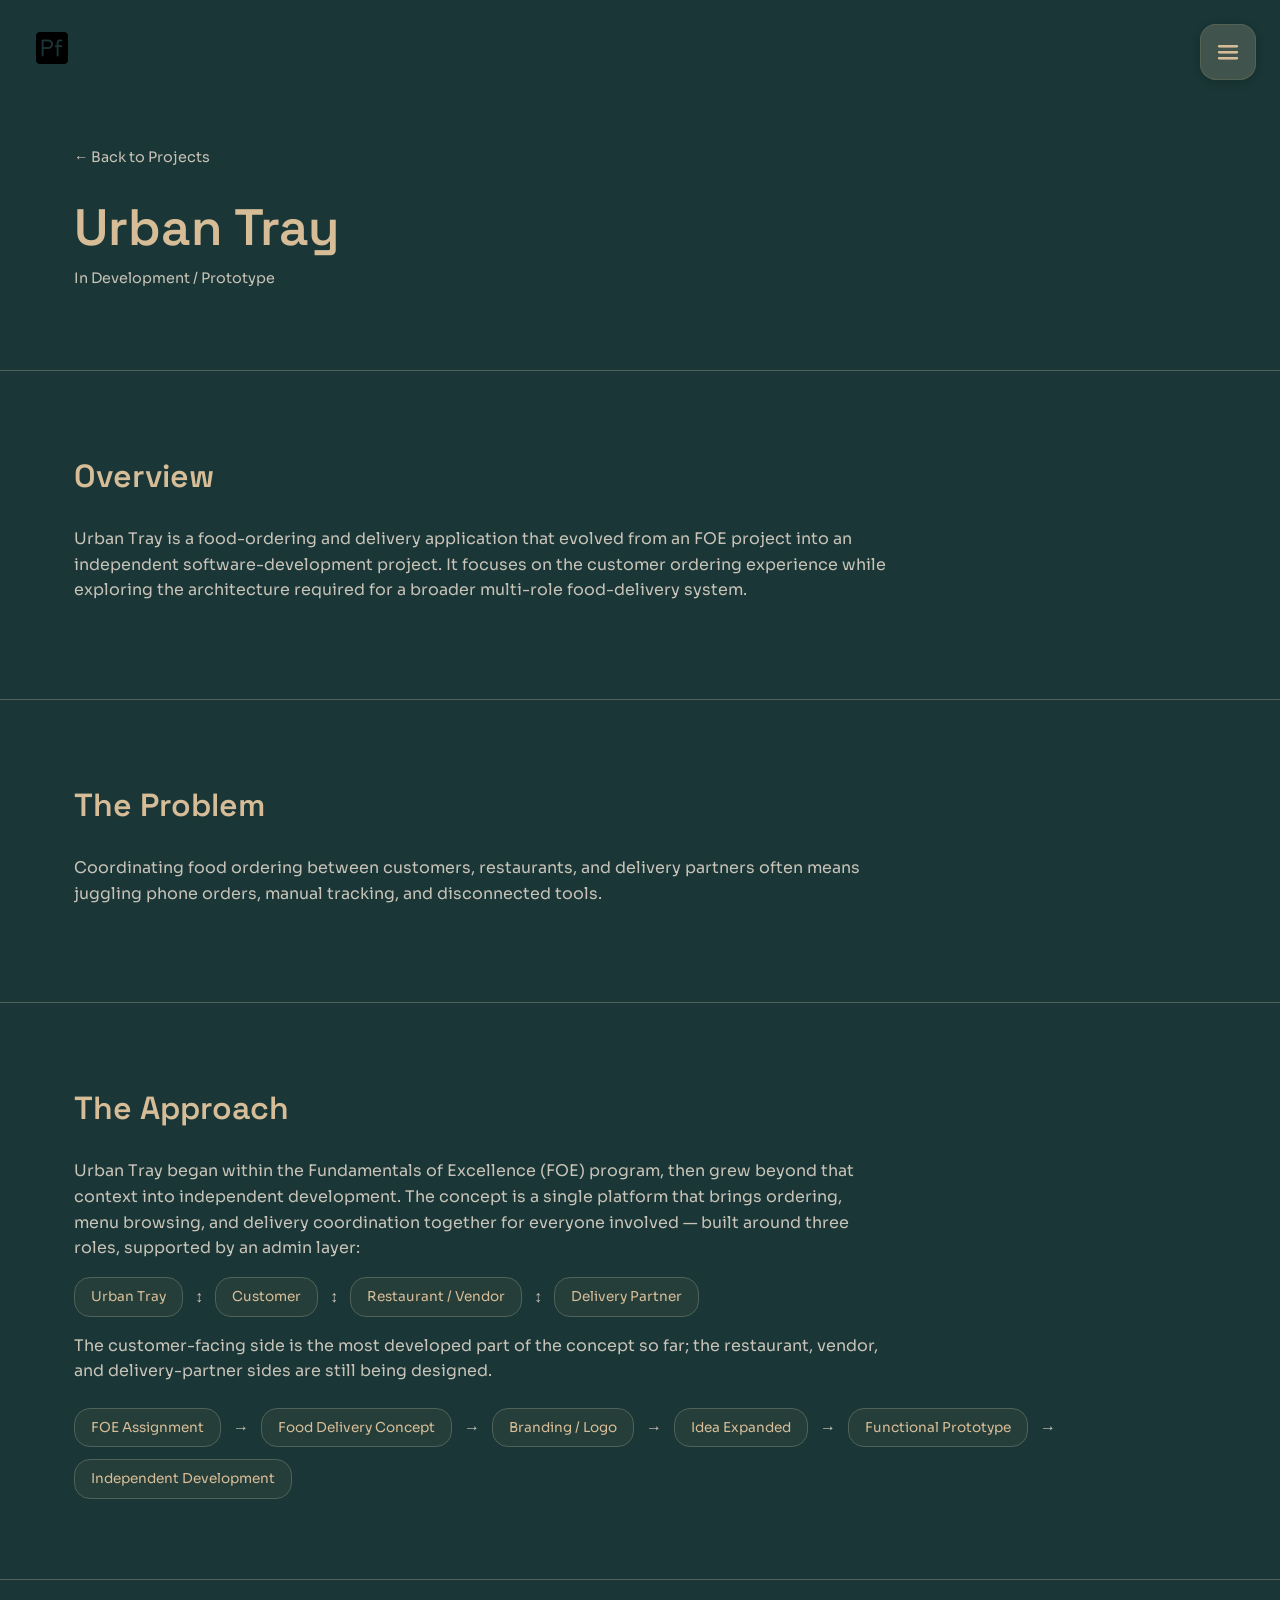
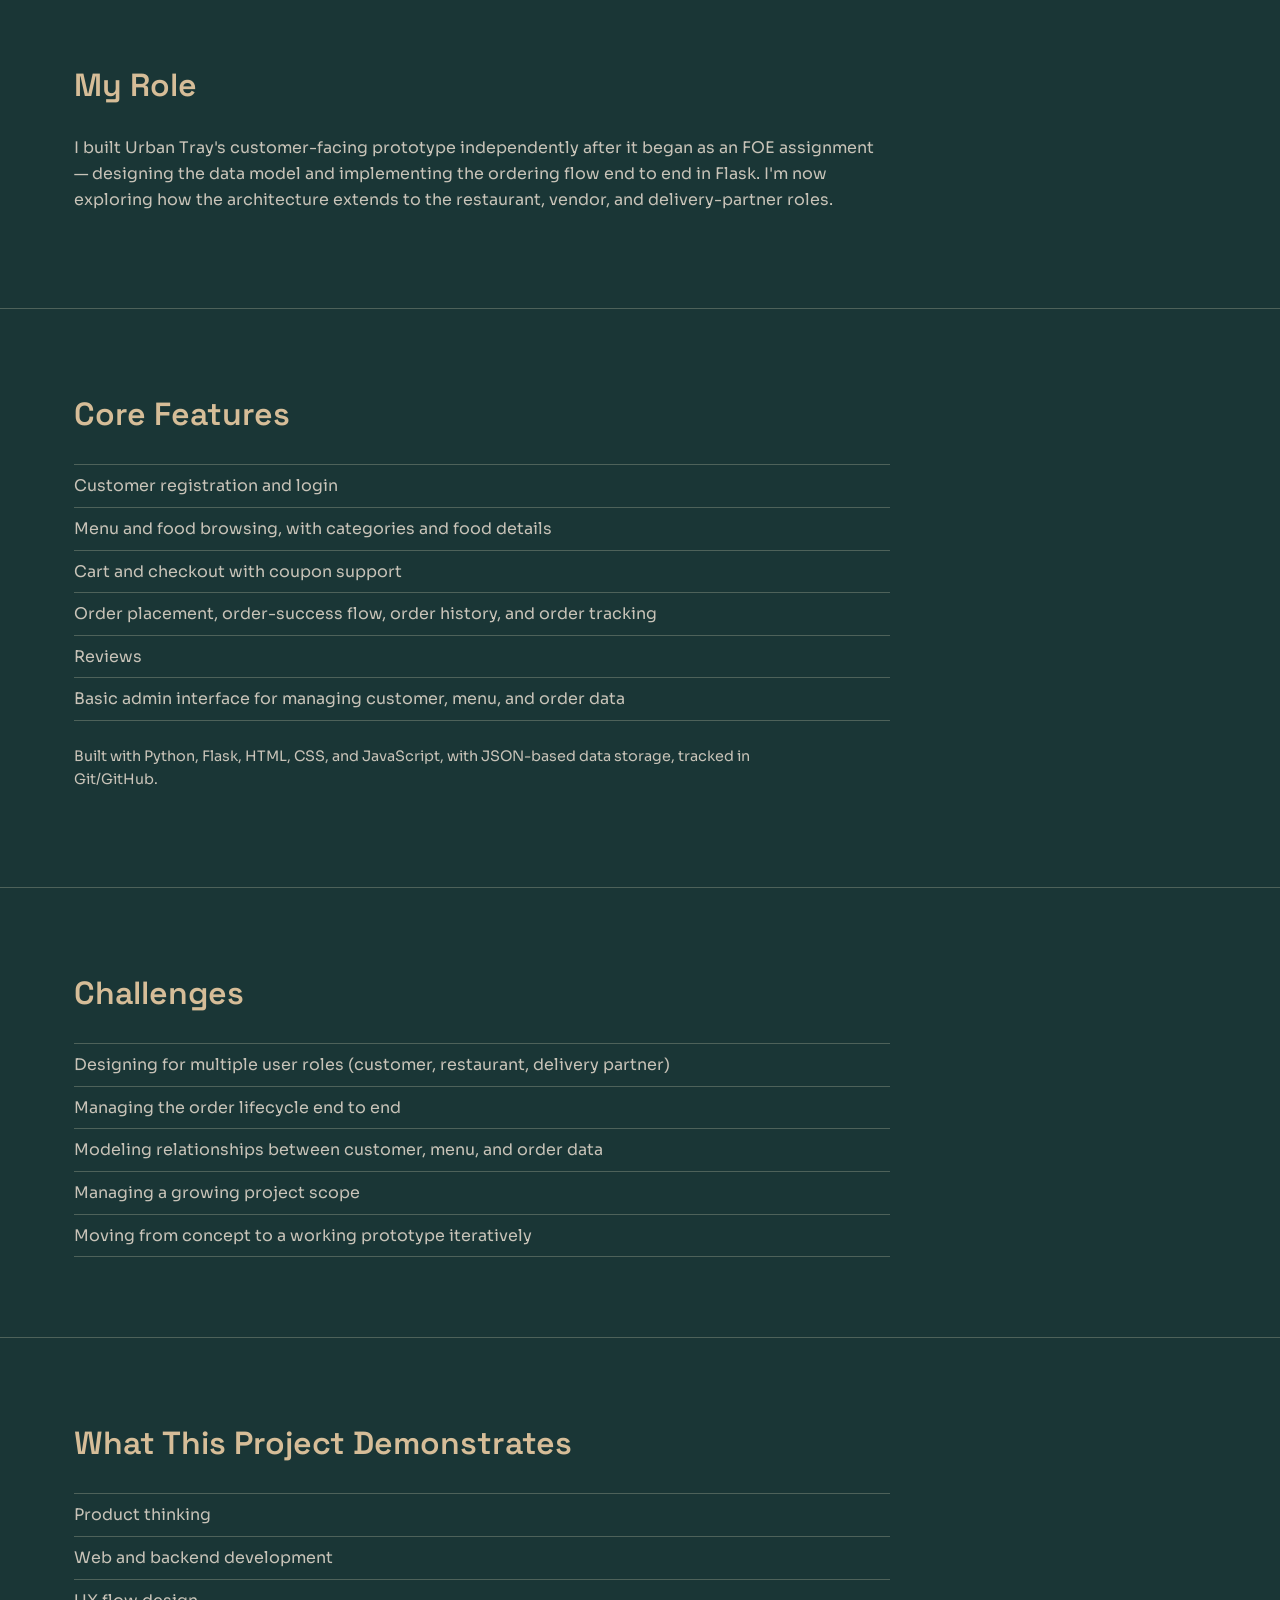
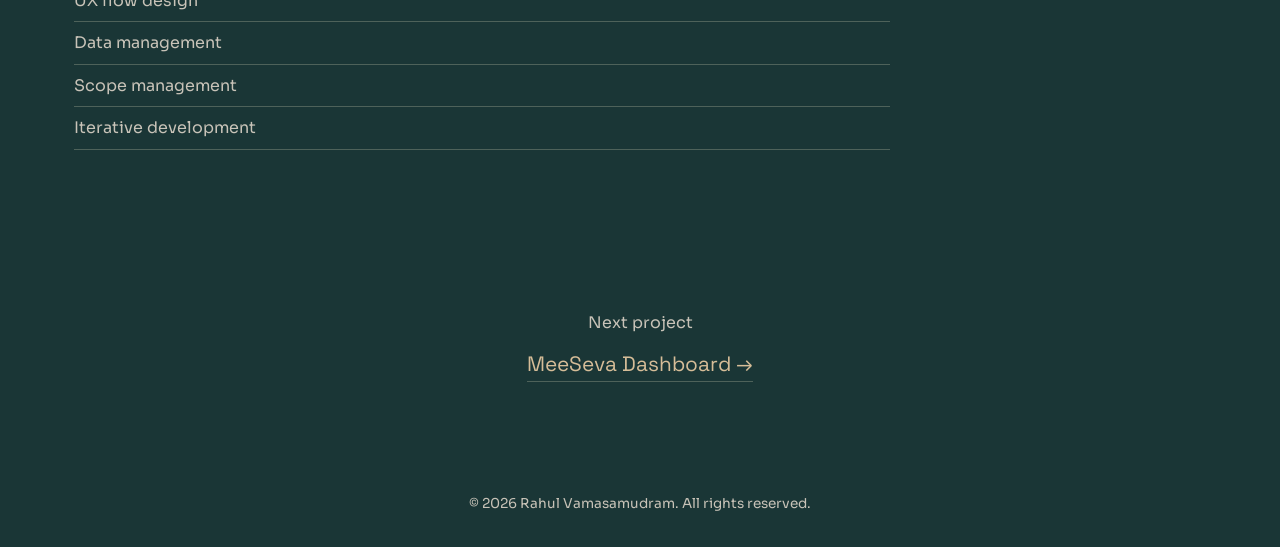
<file: rahul-portfolio/projects/urban-tray.html>
<!DOCTYPE html>
<html lang="en">
<head>
<meta charset="UTF-8">
<script>
  // Set the theme before first paint to avoid a flash of the wrong theme.
  // Mirrors the same key/logic script.js uses for the toggle, kept in sync.
  (function () {
    try {
      var stored = localStorage.getItem("rahul-portfolio-theme");
      if (stored !== "light") document.documentElement.setAttribute("data-theme", "dark");
    } catch (e) {
      document.documentElement.setAttribute("data-theme", "dark");
    }
  })();
</script>
<meta name="viewport" content="width=device-width, initial-scale=1.0">
<title>Urban Tray — Case Study | Vamasamudram Rahul</title>
<meta name="description" content="Case study: Urban Tray, a food-delivery platform prototype built by Vamasamudram Rahul.">
<link rel="stylesheet" href="../style.css">
</head>
<body>
<a class="skip-link" href="#main">Skip to content</a>

<a class="site-brand" href="../index.html#home"><img src="../assets/images/portfolio.png" alt="Rahul — portfolio logo" class="site-brand-logo"></a>
<button class="menu-toggle" id="menu-toggle" type="button" aria-haspopup="true" aria-expanded="false" aria-controls="menu-panel" aria-label="Open menu">
  <span class="menu-icon" aria-hidden="true"><span></span><span></span><span></span></span>
</button>

<div class="menu-panel" id="menu-panel" aria-hidden="true">
  <button class="menu-close" id="menu-close" type="button" aria-label="Close menu">
    <span class="menu-icon is-close" aria-hidden="true"><span></span><span></span><span></span></span>
  </button>
  <div class="menu-panel-inner">
    <div class="menu-top">
      <span>RAHUL - Professional Portfolio</span>
      <div class="menu-utility">
        <button class="theme-toggle" data-theme-toggle type="button" aria-pressed="false">Dark</button>
        <a href="../assets/resume/Vamasamudram-Rahul-Resume.pdf" target="_blank" rel="noopener noreferrer">
  Resume
</a>
      </div>
    </div>
    <nav class="menu-nav" aria-label="Primary">
      <a href="../index.html#home">home.</a>
      <a href="../index.html#about">about.</a>
      <a href="../index.html#experience">experience.</a>
      <a href="../index.html#projects">projects.</a>
      <a href="../index.html#skills">skills.</a>
      <a href="../index.html#learning">learning.</a>
      <a href="../index.html#contact">contact.</a>
    </nav>
    <div class="menu-bottom">
      <div class="menu-social">
        <a href="mailto:vamasamudramrahul@gmail.com" aria-label="Email Rahul">
          <img src="../assets/images/email.png" alt="" class="social-icon-img">
        </a>
        <a href="https://www.linkedin.com/in/rahul-vamasamudram-27652a417/" target="_blank" rel="noopener noreferrer" aria-label="Open Rahul's LinkedIn profile">
          <img src="../assets/images/linkedin.png" alt="" class="social-icon-img">
        </a>
        <a href="https://github.com/vamasamudramrahul-cmyk" target="_blank" rel="noopener noreferrer" aria-label="Open Rahul's GitHub profile">
          <img src="../assets/images/github.png" alt="" class="social-icon-img">
        </a>
        <a href="https://wa.me/919121840380" target="_blank" rel="noopener noreferrer" aria-label="Message Rahul on WhatsApp">
          <img src="../assets/images/whatsapp.png" alt="" class="social-icon-img">
        </a>
      </div>
    </div>
  </div>
</div>


<main id="main">

  <section class="case-header">
    <div class="container">
      <a class="back-link" href="../index.html#projects">← Back to Projects</a>
      <h1 class="case-title">Urban Tray</h1>
      <div class="case-meta">
        <span>In Development / Prototype</span>
      </div>
    </div>
  </section>

  <section class="case-section">
    <div class="container">
      <h2>Overview</h2>
      <p>Urban Tray is a food-ordering and delivery application that evolved from an FOE project into an independent software-development project. It focuses on the customer ordering experience while exploring the architecture required for a broader multi-role food-delivery system.</p>
    </div>
  </section>

  <section class="case-section">
    <div class="container">
      <h2>The Problem</h2>
      <p>Coordinating food ordering between customers, restaurants, and delivery partners often means juggling phone orders, manual tracking, and disconnected tools.</p>
    </div>
  </section>

  <section class="case-section">
    <div class="container">
      <h2>The Approach</h2>
      <p>Urban Tray began within the Fundamentals of Excellence (FOE) program, then grew beyond that context into independent development. The concept is a single platform that brings ordering, menu browsing, and delivery coordination together for everyone involved — built around three roles, supported by an admin layer:</p>
      <div class="flow-diagram" style="margin-top: var(--space-4);">
        <span class="step">Urban Tray</span><span class="sep">↕</span>
        <span class="step">Customer</span><span class="sep">↕</span>
        <span class="step">Restaurant / Vendor</span><span class="sep">↕</span>
        <span class="step">Delivery Partner</span>
      </div>
      <p style="margin-top: var(--space-4);">The customer-facing side is the most developed part of the concept so far; the restaurant, vendor, and delivery-partner sides are still being designed.</p>
      <div class="flow-diagram" style="margin-top: var(--space-5);">
        <span class="step">FOE Assignment</span><span class="sep">→</span>
        <span class="step">Food Delivery Concept</span><span class="sep">→</span>
        <span class="step">Branding / Logo</span><span class="sep">→</span>
        <span class="step">Idea Expanded</span><span class="sep">→</span>
        <span class="step">Functional Prototype</span><span class="sep">→</span>
        <span class="step">Independent Development</span>
      </div>
    </div>
  </section>

  <section class="case-section">
    <div class="container">
      <h2>My Role</h2>
      <p>I built Urban Tray's customer-facing prototype independently after it began as an FOE assignment — designing the data model and implementing the ordering flow end to end in Flask. I'm now exploring how the architecture extends to the restaurant, vendor, and delivery-partner roles.</p>
    </div>
  </section>

  <section class="case-section">
    <div class="container">
      <h2>Core Features</h2>
      <ul>
        <li>Customer registration and login</li>
        <li>Menu and food browsing, with categories and food details</li>
        <li>Cart and checkout with coupon support</li>
        <li>Order placement, order-success flow, order history, and order tracking</li>
        <li>Reviews</li>
        <li>Basic admin interface for managing customer, menu, and order data</li>
      </ul>
      <p style="margin-top: var(--space-5); color: var(--text-secondary); font-size: 0.9rem;">Built with Python, Flask, HTML, CSS, and JavaScript, with JSON-based data storage, tracked in Git/GitHub.</p>
    </div>
  </section>

  <section class="case-section">
    <div class="container">
      <h2>Challenges</h2>
      <ul>
        <li>Designing for multiple user roles (customer, restaurant, delivery partner)</li>
        <li>Managing the order lifecycle end to end</li>
        <li>Modeling relationships between customer, menu, and order data</li>
        <li>Managing a growing project scope</li>
        <li>Moving from concept to a working prototype iteratively</li>
      </ul>
    </div>
  </section>

  <section class="case-section" style="border-bottom: none;">
    <div class="container">
      <h2>What This Project Demonstrates</h2>
      <ul>
        <li>Product thinking</li>
        <li>Web and backend development</li>
        <li>UX flow design</li>
        <li>Data management</li>
        <li>Scope management</li>
        <li>Iterative development</li>
      </ul>
    </div>
  </section>

  <section class="next-project">
    <div class="container">
      <p>Next project</p>
      <a href="meeseva-dashboard.html">MeeSeva Dashboard →</a>
    </div>
  </section>

</main>

<footer class="site-footer">
  <p>© 2026 Rahul Vamasamudram. All rights reserved.</p>
</footer>

<script src="../script.js"></script>
</body>
</html>
</file>
<file: rahul-portfolio/style.css>
/* =========================================================
   Rahul Portfolio — Stylesheet
   Minimal · Premium · Editorial · Technical · Interactive
   ========================================================= */

/* ---------- Fonts ---------- */
@import url('https://fonts.googleapis.com/css2?family=Lexend:wght@600;700&family=Space+Grotesk:wght@500;600;700&family=Sora:wght@400;500;600;700&display=swap');

/* ---------- Design tokens ---------- */
:root {
  /* Typography */
  --font-display: "Lexend", sans-serif;
  --font-heading: "Space Grotesk", sans-serif;
  --font-body: "Sora", sans-serif;

  /* Locked palette */
  --eclipse: #1A3636;
  --forest-roast: #40534C;
  --almond: #D6BD98;
  --soft-warm-gray: #C8C3B8;
  --matcha: #677D6A;
  --dark-forest: #263E39;
  --muted-forest: #4E625A;
  --soft-pearl: #F2F1ED;
  /* Derived, contrast-safe accent variants (not part of the 8 locked colors,
     needed so accent text/fills meet 4.5:1 against their pairing background) */
  --matcha-dark: #5C705F;  /* accent-text on light theme, 4.72:1 on Soft Pearl */
  --matcha-light: #85A289; /* accent-text on dark theme, 4.63:1 on Eclipse; also used for the always-dark menu panel's CTA fill */

  /* Semantic tokens (light — default) */
  --background: var(--soft-pearl);
  --surface: #EEE9E0; /* derived light card tone between Soft Pearl and Almond */
  --text-primary: var(--eclipse);
  --text-secondary: var(--forest-roast);
  --border: var(--soft-warm-gray);
  --accent: var(--matcha);
  --accent-text: var(--matcha-dark);
  --accent-contrast: var(--soft-pearl);

  /* Spacing scale */
  --space-1: 4px;
  --space-2: 8px;
  --space-3: 12px;
  --space-4: 16px;
  --space-5: 24px;
  --space-6: 32px;
  --space-7: 48px;
  --space-8: 64px;
  --space-9: 80px;
  --space-10: 96px;
  --space-11: 128px;

  /* Radius */
  --radius-sm: 4px;
  --radius-md: 8px;
  --radius-lg: 16px;

  /* Motion */
  --ease: cubic-bezier(0.4, 0, 0.2, 1);
  --fast: 150ms;
  --standard: 250ms;
  --slow: 400ms;

  /* Layout */
  --container-max: 1180px;
  --border-width: 1px;
}

/* Dark theme — the locked default palette */
[data-theme="dark"] {
  --background: var(--eclipse);
  --surface: var(--dark-forest);
  --text-primary: var(--almond);
  --text-secondary: var(--soft-warm-gray);
  --border: var(--muted-forest);
  --accent: var(--matcha);
  --accent-text: var(--matcha-light);
  --accent-contrast: var(--eclipse);
}

/* ---------- Reset ---------- */
*, *::before, *::after { box-sizing: border-box; }
html { scroll-behavior: smooth; }
body {
  margin: 0;
  background: var(--background);
  color: var(--text-primary);
  font-family: var(--font-body);
  font-weight: 400;
  line-height: 1.6;
  transition: background var(--standard) var(--ease), color var(--standard) var(--ease);
  -webkit-font-smoothing: antialiased;
}
img { max-width: 100%; display: block; }
main { padding-top: var(--space-9); }
a { color: inherit; text-decoration: none; }
button { font-family: inherit; cursor: pointer; }
ul { margin: 0; padding: 0; list-style: none; }
h1, h2, h3, h4 { font-family: var(--font-heading); font-weight: 600; margin: 0; }
p { margin: 0; }

/* Visible focus states everywhere */
a:focus-visible,
button:focus-visible,
[tabindex]:focus-visible {
  outline: 2px solid var(--accent);
  outline-offset: 3px;
  border-radius: var(--radius-sm);
}

@media (prefers-reduced-motion: reduce) {
  html { scroll-behavior: auto; }
  *, *::before, *::after {
    animation-duration: 0.001ms !important;
    animation-iteration-count: 1 !important;
    transition-duration: 0.001ms !important;
    scroll-behavior: auto !important;
  }
}

/* ---------- Layout helpers ---------- */
.container {
  max-width: var(--container-max);
  margin-inline: auto;
  padding-inline: var(--space-5);
}
.section {
  padding-block: var(--space-10);
  border-bottom: var(--border-width) solid var(--border);
}
.section:last-of-type { border-bottom: none; }
.section-head {
  margin-bottom: var(--space-8);
}
.section-head h2 {
  font-size: clamp(1.75rem, 3vw, 2.5rem);
  letter-spacing: -0.01em;
}
.section-kicker {
  display: block;
  font-family: var(--font-body);
  font-size: 0.875rem;
  color: var(--text-secondary);
  margin-bottom: var(--space-2);
}

/* ---------- Skip link ---------- */
.skip-link {
  position: absolute;
  left: -9999px;
  top: 0;
  background: var(--forest-roast);
  color: var(--almond);
  padding: var(--space-3) var(--space-4);
  z-index: 200;
  border-radius: 0 0 var(--radius-sm) 0;
}
.skip-link:focus {
  left: 0;
}

/* ---------- Floating brand + menu trigger ---------- */
.site-brand {
  position: fixed;
  top: var(--space-5);
  left: var(--space-5);
  z-index: 90;
  font-family: var(--font-heading);
  font-weight: 600;
  font-size: 0.95rem;
  letter-spacing: 0.02em;
  color: var(--text-primary);
  padding: var(--space-2) var(--space-3);
  transition: opacity var(--fast) var(--ease);
  display: inline-flex;
  align-items: center;
}
body.menu-is-open .site-brand {
  opacity: 0;
  pointer-events: none;
}
.site-brand-logo {
  width: 32px;
  height: 32px;
  border-radius: var(--radius-sm);
  display: block;
}

.menu-toggle {
  position: fixed;
  top: var(--space-5);
  right: var(--space-5);
  z-index: 110;
  width: 56px;
  height: 56px;
  border: var(--border-width) solid rgba(214, 189, 152, 0.14);
  border-radius: var(--radius-lg);
  background: var(--forest-roast);
  box-shadow: 0 2px 10px rgba(0, 0, 0, 0.18);
  display: flex;
  align-items: center;
  justify-content: center;
  transition: opacity var(--fast) var(--ease), transform var(--fast) var(--ease);
}
.menu-toggle:hover { transform: translateY(-1px); }
body.menu-is-open .menu-toggle {
  opacity: 0;
  pointer-events: none;
}

.menu-icon {
  display: block;
  width: 20px;
  height: 14px;
  position: relative;
}
.menu-icon span,
.menu-icon span::before,
.menu-icon span::after {
  content: "";
  position: absolute;
  left: 0;
  right: 0;
  height: 1.5px;
  background: var(--almond);
  border-radius: 2px;
}
.menu-icon span { top: 50%; transform: translateY(-50%); }
.menu-icon span::before { top: -6px; }
.menu-icon span::after { top: 6px; }

/* ---------- Expanding menu panel ---------- */
.menu-panel {
  position: fixed;
  top: var(--space-5);
  right: var(--space-5);
  width: 56px;
  height: 56px;
  border-radius: var(--radius-lg);
  background: var(--forest-roast);
  overflow: hidden;
  pointer-events: none;
  z-index: 105;
  transition: width var(--slow) var(--ease), height var(--slow) var(--ease), border-radius var(--slow) var(--ease), top var(--slow) var(--ease), right var(--slow) var(--ease);
}
.menu-panel.is-open {
  top: var(--space-5);
  right: var(--space-5);
  width: min(560px, calc(100vw - (2 * var(--space-5))));
  height: calc(100vh - (2 * var(--space-5)));
  border-radius: var(--radius-lg);
  pointer-events: auto;
}
@media (prefers-reduced-motion: reduce) {
  .menu-panel { transition: none; }
}

.menu-close {
  position: absolute;
  top: var(--space-4);
  right: var(--space-4);
  z-index: 2;
  width: 40px;
  height: 40px;
  border: none;
  background: none;
  display: flex;
  align-items: center;
  justify-content: center;
  opacity: 0;
  transition: opacity var(--fast) var(--ease);
}
.menu-panel.is-open .menu-close {
  opacity: 1;
  transition-delay: var(--fast);
}
.menu-icon.is-close span { background: transparent; }
.menu-icon.is-close span::before,
.menu-icon.is-close span::after {
  top: 50%;
  transform-origin: center;
}
.menu-icon.is-close span::before { transform: translateY(-50%) rotate(45deg); }
.menu-icon.is-close span::after { transform: translateY(-50%) rotate(-45deg); }

.menu-panel-inner {
  position: absolute;
  inset: 0;
  display: flex;
  flex-direction: column;
  justify-content: space-between;
  padding: var(--space-8) var(--space-6) var(--space-6);
  opacity: 0;
  transform: translateY(8px);
  transition: opacity var(--fast) var(--ease), transform var(--fast) var(--ease);
}
.menu-panel.is-open .menu-panel-inner {
  opacity: 1;
  transform: translateY(0);
  transition-delay: 150ms;
}

.menu-top {
  display: flex;
  align-items: center;
  justify-content: space-between;
  gap: var(--space-4);
  padding-right: var(--space-9);
}
.menu-logo {
  font-family: var(--font-heading);
  font-weight: 600;
  color: var(--almond);
  font-size: 0.95rem;
  letter-spacing: 0.02em;
  display: inline-flex;
  align-items: center;
  gap: var(--space-2);
}
.menu-logo-img {
  width: 28px;
  height: 28px;
  border-radius: var(--radius-sm);
  display: block;
}
.menu-utility {
  display: flex;
  align-items: center;
  gap: var(--space-3);
}
.theme-toggle {
  background: none;
  border: var(--border-width) solid var(--border);
  border-radius: var(--radius-lg);
  padding: var(--space-1) var(--space-3);
  font-size: 0.85rem;
  color: var(--text-primary);
  transition: border-color var(--fast) var(--ease);
}
.theme-toggle:hover { border-color: var(--accent); }

.resume-link {
  font-size: 0.9rem;
  border: var(--border-width) solid var(--border);
  border-radius: var(--radius-lg);
  padding: var(--space-1) var(--space-4);
  transition: border-color var(--fast) var(--ease), color var(--fast) var(--ease);
}
.resume-link:hover { border-color: var(--accent); color: var(--accent-text); }
.resume-link[aria-disabled="true"] {
  opacity: 0.5;
  cursor: not-allowed;
  pointer-events: none;
}
.menu-utility .theme-toggle,
.menu-utility .resume-link {
  border-color: rgba(214, 189, 152, 0.25);
  color: var(--almond);
}
.menu-utility .theme-toggle:hover,
.menu-utility .resume-link:hover {
  border-color: var(--almond);
  color: var(--almond);
}

.menu-nav {
  display: flex;
  flex-direction: column;
  gap: var(--space-2);
}
.menu-nav a {
  font-family: var(--font-heading);
  font-weight: 600;
  font-size: clamp(1.6rem, 5vw, 2.6rem);
  color: rgba(214, 189, 152, 0.35);
  transition: color var(--fast) var(--ease);
  line-height: 1.3;
}
.menu-nav a:hover,
.menu-nav a:focus-visible {
  color: var(--almond);
}
.menu-nav a.is-active {
  color: var(--almond);
}

.menu-bottom {
  display: flex;
  align-items: center;
  justify-content: flex-end;
  gap: var(--space-5);
  flex-wrap: wrap;
}
.menu-social {
  display: flex;
  gap: var(--space-4);
}
.menu-social a {
  color: rgba(214, 189, 152, 0.6);
  transition: color var(--fast) var(--ease);
}
.menu-social a:hover,
.menu-social a:focus-visible {
  color: var(--almond);
}
.menu-social svg { width: 20px; height: 20px; }
.social-icon-img { width: 22px; height: 22px; display: block; border-radius: var(--radius-sm); }

@media (max-width: 480px) {
  .menu-panel.is-open {
    width: calc(100vw - (2 * var(--space-4)));
    top: var(--space-4);
    right: var(--space-4);
  }
  .site-brand,
  .menu-toggle { top: var(--space-4); }
  .site-brand { left: var(--space-4); }
  .menu-toggle { right: var(--space-4); }
  .menu-panel-inner { padding: var(--space-7) var(--space-5) var(--space-5); }
  .menu-nav a { font-size: clamp(1.6rem, 8vw, 2.1rem); }
  .menu-top {
    flex-direction: column;
    align-items: flex-start;
    gap: var(--space-4);
    padding-right: var(--space-8);
  }
}

/* ---------- Hero ---------- */
.hero {
  padding-block: var(--space-7) var(--space-9);
  border-bottom: var(--border-width) solid var(--border);
}
.hero .container {
  display: grid;
  grid-template-columns: 1fr auto;
  gap: var(--space-8);
  align-items: center;
}
.hero-eyebrow {
  font-size: 0.95rem;
  color: var(--text-secondary);
  margin-bottom: var(--space-3);
}
.hero-name {
  font-family: var(--font-display);
  font-weight: 700;
  font-size: clamp(2.5rem, 6vw, 4.5rem);
  line-height: 1.05;
  letter-spacing: -0.01em;
  margin-bottom: var(--space-4);
}
.hero-statement {
  max-width: 48ch;
  font-size: 1.15rem;
  color: var(--text-secondary);
  margin-bottom: var(--space-7);
}
.hero-actions {
  display: flex;
  gap: var(--space-4);
  flex-wrap: wrap;
}
.btn {
  display: inline-flex;
  align-items: center;
  gap: var(--space-2);
  padding: var(--space-3) var(--space-6);
  border-radius: var(--radius-md);
  font-size: 0.95rem;
  font-weight: 500;
  transition: background var(--fast) var(--ease), color var(--fast) var(--ease), border-color var(--fast) var(--ease), transform var(--fast) var(--ease);
}
.btn-primary {
  background: var(--eclipse);
  color: var(--almond);
  border: var(--border-width) solid var(--eclipse);
}
[data-theme="dark"] .btn-primary {
  background: var(--text-primary);
  color: var(--background);
  border-color: var(--text-primary);
}
.btn-primary:hover { transform: translateY(-1px); background: var(--forest-roast); border-color: var(--forest-roast); }
[data-theme="dark"] .btn-primary:hover { background: var(--matcha-light); border-color: var(--matcha-light); }
.btn-secondary {
  background: transparent;
  color: var(--text-primary);
  border: var(--border-width) solid var(--border);
}
.btn-secondary:hover { border-color: var(--accent); color: var(--accent-text); }
.btn[aria-disabled="true"] {
  opacity: 0.5;
  cursor: not-allowed;
  pointer-events: none;
}

.hero-photo-group {
  display: flex;
  align-items: center;
  gap: var(--space-4);
}
.hero-photo-caption {
  flex: none;
  writing-mode: vertical-rl;
  transform: rotate(180deg);
  font-family: var(--font-body);
  font-size: 0.75rem;
  letter-spacing: 0.14em;
  text-transform: uppercase;
  color: var(--text-secondary);
  white-space: nowrap;
}
.hero-photo {
  width: clamp(140px, 18vw, 220px);
  aspect-ratio: 3 / 4;
  border-radius: var(--radius-lg);
  overflow: hidden;
  border: var(--border-width) solid var(--border);
  background: var(--surface);
}
.hero-photo img { width: 100%; height: 100%; object-fit: cover; }

@media (max-width: 767px) {
  .hero .container {
    grid-template-columns: 1fr;
  }
  .hero-photo-group { order: -1; flex-direction: column; align-items: flex-start; gap: var(--space-2); }
  .hero-photo-caption { writing-mode: horizontal-tb; transform: none; }
  .hero-photo { width: 120px; }
}

/* ---------- Work section (editorial list) ---------- */
.work-list {
  border-top: var(--border-width) solid var(--border);
}
.work-item {
  border-bottom: var(--border-width) solid var(--border);
  padding-block: var(--space-7);
}
.work-item-trigger {
  display: grid;
  grid-template-columns: 3rem 1fr auto;
  align-items: baseline;
  gap: var(--space-5);
  width: 100%;
  background: none;
  border: none;
  text-align: left;
  color: inherit;
  padding: 0;
}
.work-index {
  font-family: var(--font-heading);
  font-size: 1rem;
  color: var(--text-secondary);
}
.work-heading h3 {
  font-size: clamp(1.4rem, 3vw, 2rem);
  transition: color var(--fast) var(--ease);
}
.work-item-trigger:hover .work-heading h3,
.work-item-trigger:focus-visible .work-heading h3 {
  color: var(--accent-text);
}
.work-category {
  font-size: 0.9rem;
  color: var(--text-secondary);
  margin-top: var(--space-1);
}
.work-view {
  font-size: 0.9rem;
  color: var(--text-secondary);
  white-space: nowrap;
  display: flex;
  align-items: center;
  gap: var(--space-2);
}
.work-view .arrow {
  display: inline-block;
  transition: transform var(--fast) var(--ease);
}
.work-item-trigger:hover .arrow,
.work-item-trigger:focus-visible .arrow {
  transform: translateX(4px);
}

.work-detail {
  display: grid;
  grid-template-rows: 0fr;
  transition: grid-template-rows var(--standard) var(--ease);
}
.work-detail-inner { overflow: hidden; }
.work-item.is-open .work-detail {
  grid-template-rows: 1fr;
}
.work-detail-content {
  display: grid;
  grid-template-columns: 3rem 1fr;
  gap: var(--space-5);
  padding-top: var(--space-6);
}
.work-detail-text {
  max-width: 60ch;
}
.work-status {
  display: inline-block;
  font-size: 0.85rem;
  color: var(--accent-text);
  border: var(--border-width) solid var(--border);
  border-radius: var(--radius-lg);
  padding: var(--space-1) var(--space-3);
  margin-bottom: var(--space-4);
}
.work-summary { color: var(--text-secondary); margin-bottom: var(--space-5); }
.work-links { display: flex; gap: var(--space-5); flex-wrap: wrap; }
.work-links a {
  font-size: 0.9rem;
  border-bottom: var(--border-width) solid var(--border);
  padding-bottom: 2px;
  transition: border-color var(--fast) var(--ease), color var(--fast) var(--ease);
}
.work-links a:hover { color: var(--accent-text); border-color: var(--accent); }

/* Touch devices: no reliance on hover, tap toggles the same state */
@media (max-width: 767px) {
  .work-item-trigger {
    grid-template-columns: 2.5rem 1fr;
  }
  .work-view { display: none; }
  .work-detail-content { grid-template-columns: 1fr; }
  .work-detail-text { grid-column: 1; }
}

/* ---------- About ---------- */
.about-copy p {
  color: var(--text-secondary);
  margin-bottom: var(--space-5);
  max-width: 60ch;
}
.about-copy-centered {
  text-align: center;
  max-width: 62ch;
  margin-inline: auto;
}
.about-copy-centered p {
  margin-inline: auto;
}

/* ---------- Skills ("What I Work With") ---------- */
.skills-grid {
  display: grid;
  grid-template-columns: repeat(auto-fit, minmax(200px, 1fr));
  gap: var(--space-6);
  max-width: 960px;
}
.skill-group h3 {
  font-size: 1.05rem;
  margin-bottom: var(--space-4);
}
.skill-group ul li {
  color: var(--text-secondary);
  padding-block: var(--space-2);
  border-top: var(--border-width) solid var(--border);
  font-size: 0.95rem;
}

/* ---------- Experience ---------- */
.experience-entry {
  display: grid;
  grid-template-columns: 1fr 2fr;
  gap: var(--space-6);
}
.experience-meta h3 { font-size: 1.2rem; margin-bottom: var(--space-2); }
.experience-meta .role { color: var(--text-secondary); margin-bottom: var(--space-1); }
.experience-meta .dates { color: var(--text-secondary); font-size: 0.9rem; }
.experience-points li {
  color: var(--text-secondary);
  padding-block: var(--space-3);
  border-top: var(--border-width) solid var(--border);
}
.experience-points li:last-child { border-bottom: var(--border-width) solid var(--border); }
@media (max-width: 767px) {
  .experience-entry { grid-template-columns: 1fr; }
}

/* ---------- Learning / Certifications ---------- */
.learning-grid {
  display: grid;
  grid-template-columns: repeat(2, 1fr);
  gap: var(--space-6);
}
.learning-card {
  border: var(--border-width) solid var(--border);
  border-radius: var(--radius-md);
  padding: var(--space-5);
}
.learning-card .tag {
  display: inline-block;
  font-size: 0.8rem;
  color: var(--accent-text);
  margin-bottom: var(--space-3);
}
.learning-card h3 { font-size: 1.05rem; margin-bottom: var(--space-2); }
.learning-card p { color: var(--text-secondary); font-size: 0.9rem; }
@media (max-width: 767px) {
  .learning-grid { grid-template-columns: 1fr; }
}

/* ---------- Contact ---------- */
.contact-grid {
  display: grid;
  grid-template-columns: repeat(3, 1fr);
  gap: var(--space-5);
}
.contact-card {
  display: flex;
  align-items: center;
  gap: var(--space-4);
  border: var(--border-width) solid var(--border);
  border-radius: var(--radius-md);
  padding: var(--space-5);
  transition: border-color var(--fast) var(--ease), transform var(--fast) var(--ease), background var(--fast) var(--ease);
}
.contact-card:hover,
.contact-card:focus-visible { border-color: var(--accent); transform: translateY(-2px); }
.contact-icon {
  flex: none;
  width: 40px;
  height: 40px;
  display: flex;
  align-items: center;
  justify-content: center;
  border-radius: var(--radius-md);
  background: var(--background);
  border: var(--border-width) solid var(--border);
  color: var(--text-primary);
}
.contact-icon img {
  width: 20px;
  height: 20px;
  object-fit: contain;
}
.contact-text { display: flex; flex-direction: column; gap: 2px; }
.contact-text span { font-weight: 500; }
.contact-text small { color: var(--text-secondary); }
@media (max-width: 767px) {
  .contact-grid { grid-template-columns: 1fr; }
}

/* ---------- Footer ---------- */
.site-footer {
  padding-block: var(--space-6);
  text-align: center;
  color: var(--text-secondary);
  font-size: 0.85rem;
}

/* ---------- Case study pages ---------- */
.case-header {
  padding-block: var(--space-8) var(--space-9);
  border-bottom: var(--border-width) solid var(--border);
}
.back-link {
  display: inline-flex;
  align-items: center;
  gap: var(--space-2);
  color: var(--text-secondary);
  font-size: 0.9rem;
  margin-bottom: var(--space-6);
  transition: color var(--fast) var(--ease);
}
.back-link:hover { color: var(--accent-text); }
.case-title {
  font-family: var(--font-heading);
  font-size: clamp(2rem, 5vw, 3.2rem);
  line-height: 1.05;
  margin-bottom: var(--space-3);
}
.case-subtitle {
  color: var(--text-secondary);
  font-size: 1.1rem;
  margin-bottom: var(--space-5);
}
.case-meta {
  display: flex;
  gap: var(--space-6);
  flex-wrap: wrap;
  color: var(--text-secondary);
  font-size: 0.9rem;
}
.case-section { padding-block: var(--space-9); border-bottom: var(--border-width) solid var(--border); }
.case-section h2 { font-size: clamp(1.5rem, 3vw, 2rem); margin-bottom: var(--space-5); }
.case-section p { color: var(--text-secondary); max-width: 68ch; margin-bottom: var(--space-4); }
.case-section ul { max-width: 68ch; }
.case-section ul li {
  color: var(--text-secondary);
  padding-block: var(--space-2);
  border-top: var(--border-width) solid var(--border);
}
.case-section ul li:last-child { border-bottom: var(--border-width) solid var(--border); }

.flow-diagram {
  display: flex;
  flex-wrap: wrap;
  align-items: center;
  gap: var(--space-3);
  margin-top: var(--space-5);
}
.flow-diagram .step {
  border: var(--border-width) solid var(--border);
  border-radius: var(--radius-lg);
  padding: var(--space-2) var(--space-4);
  font-size: 0.85rem;
  color: var(--text-primary);
  background: var(--surface);
}
.flow-diagram .sep {
  color: var(--text-secondary);
}

.two-col {
  display: grid;
  grid-template-columns: 1fr 1fr;
  gap: var(--space-8);
}
@media (max-width: 767px) {
  .two-col { grid-template-columns: 1fr; }
}


.next-project {
  padding-block: var(--space-9);
  text-align: center;
}
.next-project a {
  font-family: var(--font-heading);
  font-size: 1.3rem;
  border-bottom: var(--border-width) solid var(--border);
  padding-bottom: var(--space-1);
  transition: color var(--fast) var(--ease), border-color var(--fast) var(--ease);
}
.next-project a:hover { color: var(--accent-text); border-color: var(--accent); }
.next-project p { color: var(--text-secondary); margin-bottom: var(--space-3); }
</file>
